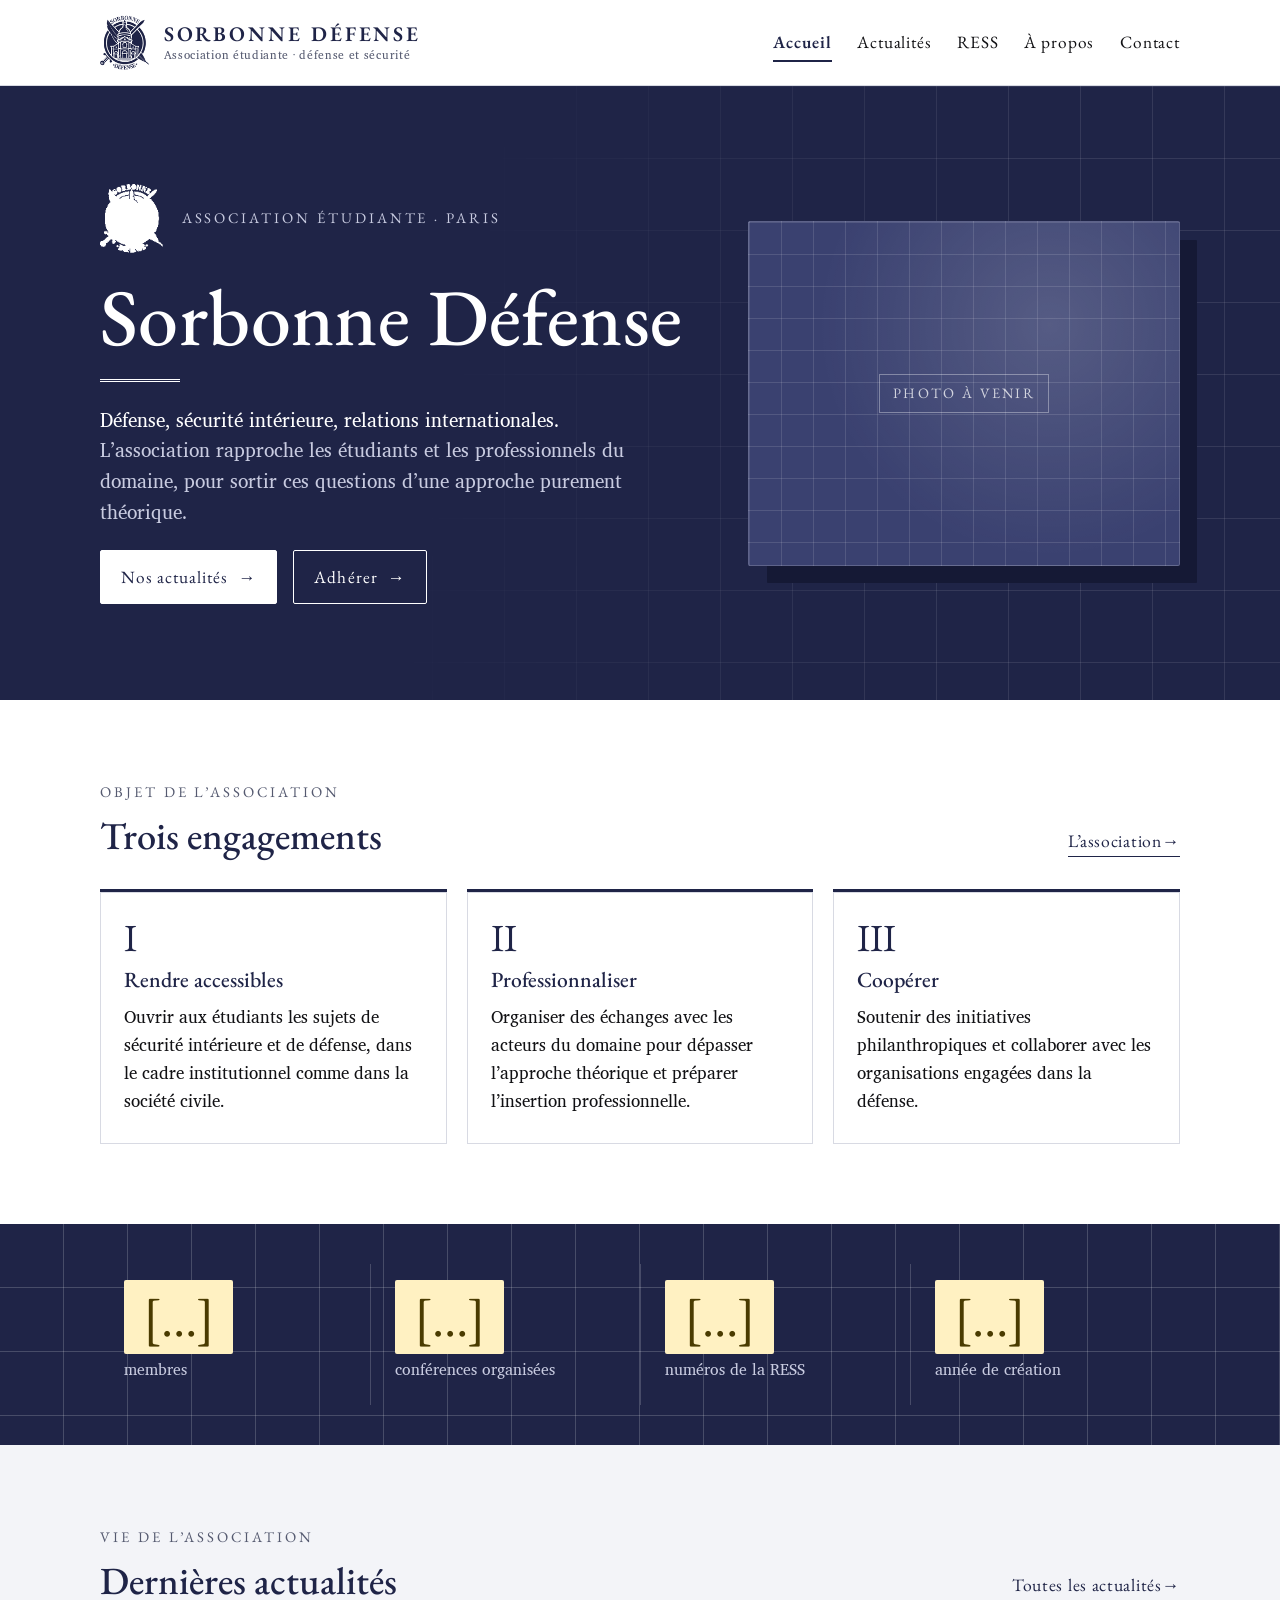
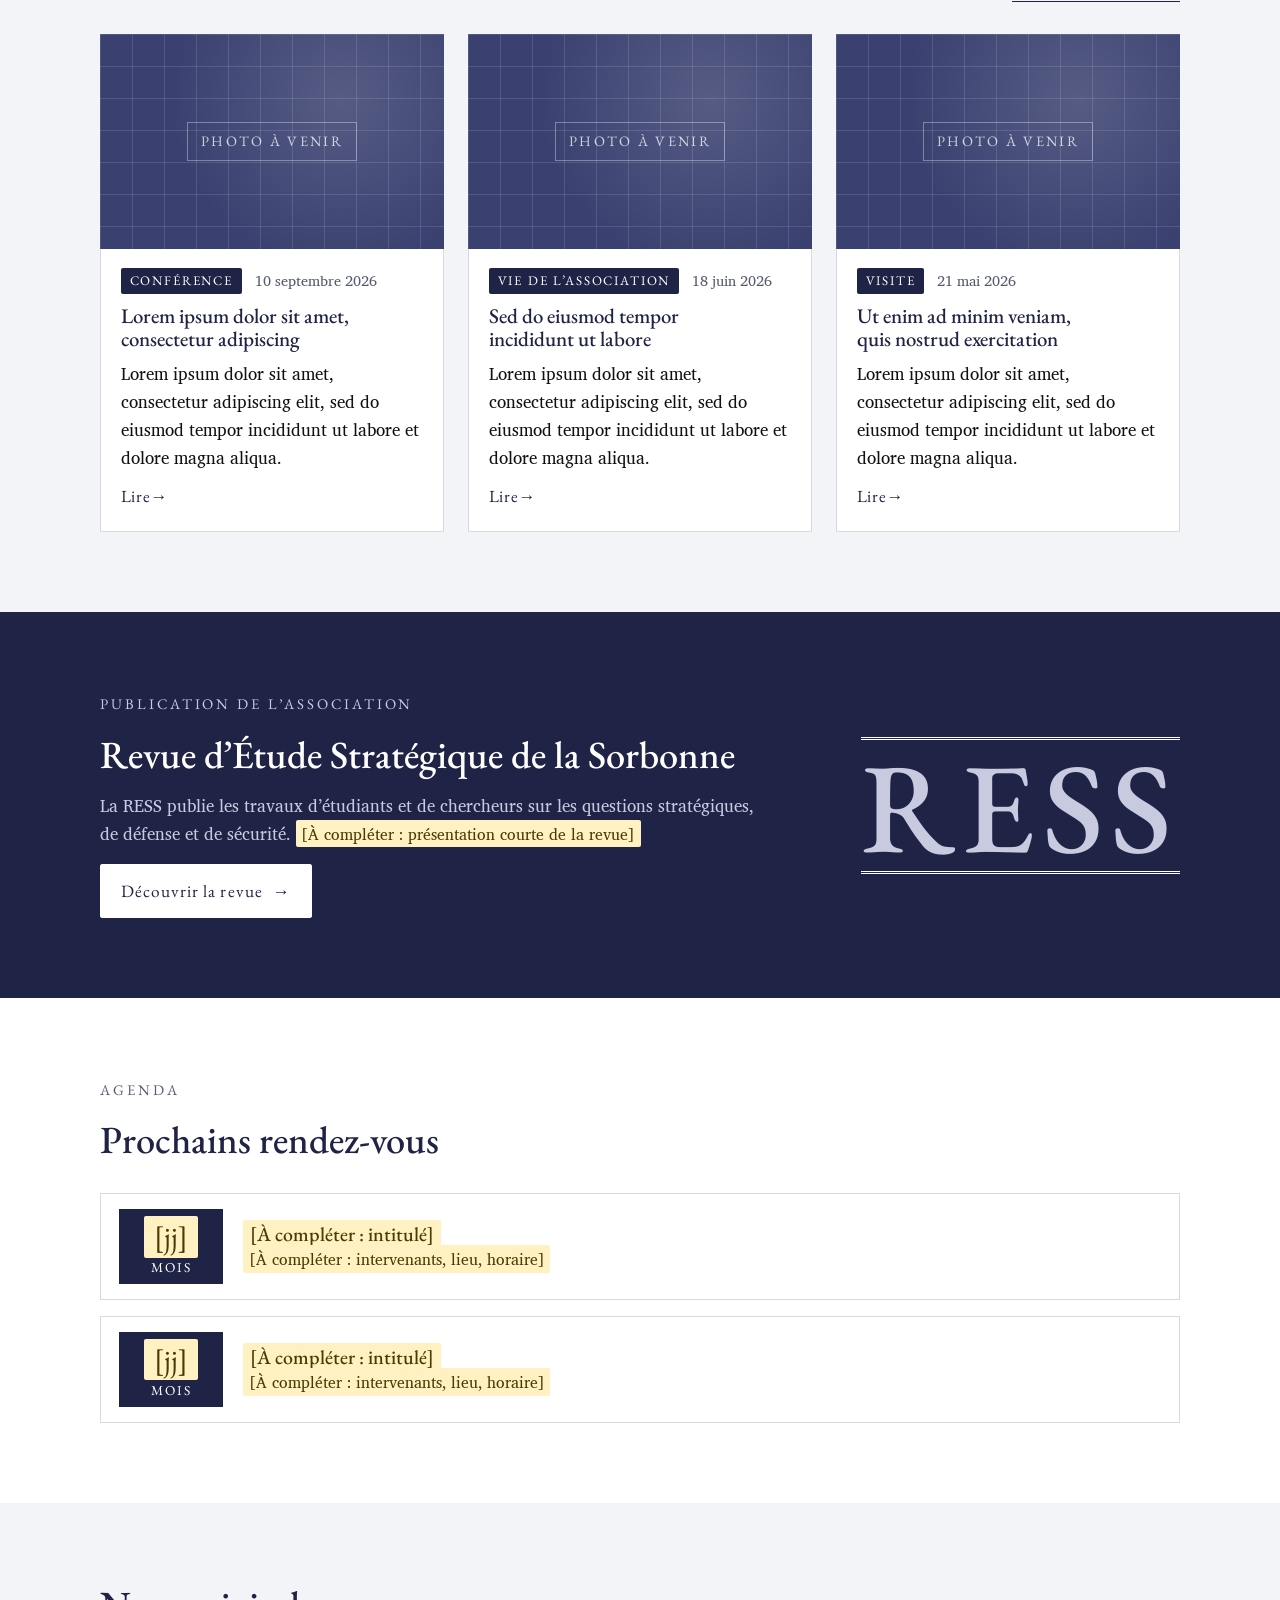
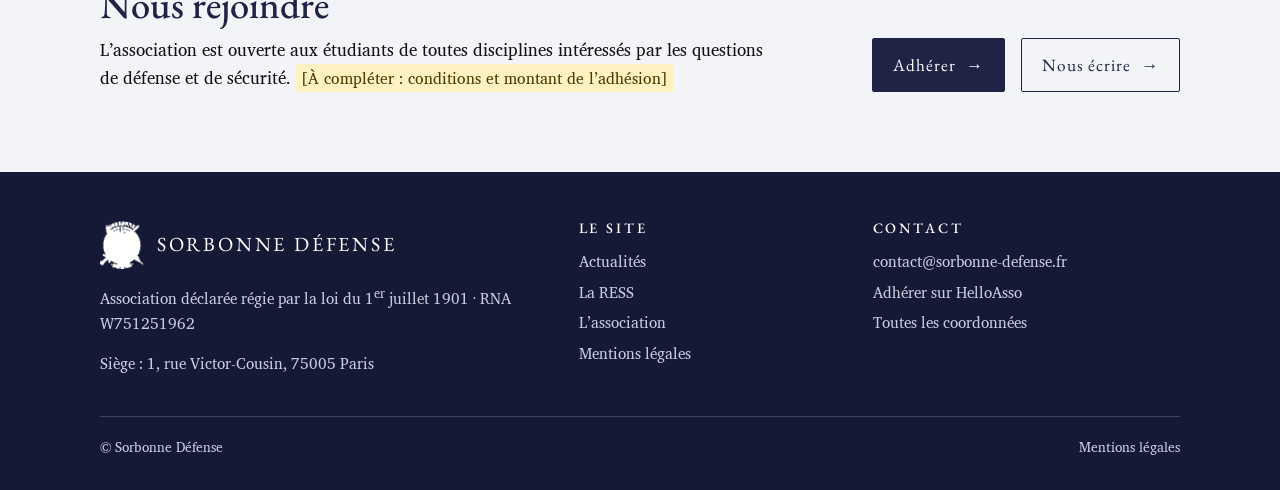
<file: index.html>
<!DOCTYPE html>
<html lang="fr">
<head>
<meta charset="utf-8">
<meta name="viewport" content="width=device-width, initial-scale=1, viewport-fit=cover">
<title>Sorbonne Défense</title>
<meta name="description" content="Sorbonne Défense, association étudiante consacrée à la défense, à la sécurité intérieure et aux relations internationales.">
<link rel="icon" type="image/png" href="assets/logo.png">
<link rel="stylesheet" href="assets/style.css">
</head>
<body>
<header class="entete">
  <div class="enveloppe">
    <a class="marque" href="index.html">
      <img src="assets/logo.png" alt="" width="93" height="105">
      <span>Sorbonne Défense<small>Association étudiante · défense et sécurité</small></span>
    </a>
    <button class="bouton-menu" type="button" aria-expanded="false" aria-controls="menu">Menu</button>
    <nav class="navigation" id="menu" aria-label="Navigation principale">
      <ul>
        <li><a href="index.html" aria-current="page">Accueil</a></li>
        <li><a href="actualites.html">Actualités</a></li>
        <li><a href="ress.html">RESS</a></li>
        <li><a href="a-propos.html">À propos</a></li>
        <li><a href="contact.html">Contact</a></li>
      </ul>
    </nav>
  </div>
</header>
<main id="contenu">

<section class="une bleu">
  <div class="enveloppe">
    <div class="texte">
      <p class="embleme"><img src="assets/logo.png" class="logo-blanc" alt="Logo de Sorbonne Défense" width="93" height="105"><span class="surtitre">Association étudiante · Paris</span></p>
      <h1>Sorbonne Défense</h1>
      <div class="filet-blanc"></div>
      <p class="chapeau"><strong>Défense, sécurité intérieure, relations internationales.</strong> L’association rapproche les étudiants et les professionnels du domaine, pour sortir ces questions d’une approche purement théorique.</p>
      <p class="actions"><a class="bouton" href="actualites.html">Nos actualités</a><a class="bouton bouton--contour" href="https://www.helloasso.com/associations/sorbonne-defense">Adhérer</a></p>
    </div>
    <div class="cadre" role="img" aria-label="Emplacement photo"><span class="legende-cadre">Photo à venir</span></div>
  </div>
</section>

<section class="section">
  <div class="enveloppe pile--large">
    <div class="tete-section revele">
      <div class="pile">
        <p class="surtitre">Objet de l’association</p>
        <h2>Trois engagements</h2>
      </div>
      <a class="lien-fleche" href="a-propos.html">L’association</a>
    </div>
    <div class="volets">
      <article class="volet revele">
        <p class="numero">I</p>
        <h3>Rendre accessibles</h3>
        <p>Ouvrir aux étudiants les sujets de sécurité intérieure et de défense, dans le cadre institutionnel comme dans la société civile.</p>
      </article>
      <article class="volet revele">
        <p class="numero">II</p>
        <h3>Professionnaliser</h3>
        <p>Organiser des échanges avec les acteurs du domaine pour dépasser l’approche théorique et préparer l’insertion professionnelle.</p>
      </article>
      <article class="volet revele">
        <p class="numero">III</p>
        <h3>Coopérer</h3>
        <p>Soutenir des initiatives philanthropiques et collaborer avec les organisations engagées dans la défense.</p>
      </article>
    </div>
  </div>
</section>

<section class="bleu graticule" aria-label="Chiffres clés">
  <div class="enveloppe">
    <div class="chiffres revele">
      <div class="chiffre"><p class="valeur"><mark class="a-completer">[…]</mark></p><p class="intitule">membres</p></div>
      <div class="chiffre"><p class="valeur"><mark class="a-completer">[…]</mark></p><p class="intitule">conférences organisées</p></div>
      <div class="chiffre"><p class="valeur"><mark class="a-completer">[…]</mark></p><p class="intitule">numéros de la RESS</p></div>
      <div class="chiffre"><p class="valeur"><mark class="a-completer">[…]</mark></p><p class="intitule">année de création</p></div>
    </div>
  </div>
</section>

<section class="section section--voile">
  <div class="enveloppe pile--large">
    <div class="tete-section revele">
      <div class="pile">
        <p class="surtitre">Vie de l’association</p>
        <h2>Dernières actualités</h2>
      </div>
      <a class="lien-fleche" href="actualites.html">Toutes les actualités</a>
    </div>
    <div class="cartes">
      <a class="carte revele" href="actualites.html#actu-conference-rentree">
        <div class="cadre" role="img" aria-label="Emplacement photo"><span class="legende-cadre">Photo à venir</span></div>
        <div class="corps">
          <p class="meta"><span class="categorie">Conférence</span><time datetime="2026-09-10">10 septembre 2026</time></p>
          <h3>Lorem ipsum dolor sit amet, consectetur adipiscing</h3>
          <p>Lorem ipsum dolor sit amet, consectetur adipiscing elit, sed do eiusmod tempor incididunt ut labore et dolore magna aliqua.</p>
          <p class="suite">Lire</p>
        </div>
      </a>
      <a class="carte revele" href="actualites.html#actu-assemblee-generale">
        <div class="cadre" role="img" aria-label="Emplacement photo"><span class="legende-cadre">Photo à venir</span></div>
        <div class="corps">
          <p class="meta"><span class="categorie">Vie de l’association</span><time datetime="2026-06-18">18 juin 2026</time></p>
          <h3>Sed do eiusmod tempor incididunt ut labore</h3>
          <p>Lorem ipsum dolor sit amet, consectetur adipiscing elit, sed do eiusmod tempor incididunt ut labore et dolore magna aliqua.</p>
          <p class="suite">Lire</p>
        </div>
      </a>
      <a class="carte revele" href="actualites.html#actu-visite-site">
        <div class="cadre" role="img" aria-label="Emplacement photo"><span class="legende-cadre">Photo à venir</span></div>
        <div class="corps">
          <p class="meta"><span class="categorie">Visite</span><time datetime="2026-05-21">21 mai 2026</time></p>
          <h3>Ut enim ad minim veniam, quis nostrud exercitation</h3>
          <p>Lorem ipsum dolor sit amet, consectetur adipiscing elit, sed do eiusmod tempor incididunt ut labore et dolore magna aliqua.</p>
          <p class="suite">Lire</p>
        </div>
      </a>
    </div>
  </div>
</section>

<section class="encart bleu section">
  <div class="enveloppe">
    <div class="pile revele">
      <p class="surtitre">Publication de l’association</p>
      <h2>Revue d’Étude Stratégique de la Sorbonne</h2>
      <p>La RESS publie les travaux d’étudiants et de chercheurs sur les questions stratégiques, de défense et de sécurité. <mark class="a-completer">[À compléter : présentation courte de la revue]</mark></p>
      <p class="actions"><a class="bouton" href="ress.html">Découvrir la revue</a></p>
    </div>
    <p class="sigle revele" aria-hidden="true">RESS</p>
  </div>
</section>

<section class="section">
  <div class="enveloppe pile--large">
    <div class="pile revele">
      <p class="surtitre">Agenda</p>
      <h2>Prochains rendez-vous</h2>
    </div>
    <ol class="agenda">
      <li class="revele"><p class="date"><span class="jour"><mark class="a-completer">[jj]</mark></span><span class="mois">mois</span></p><div><h3><mark class="a-completer">[À compléter : intitulé]</mark></h3><p><mark class="a-completer">[À compléter : intervenants, lieu, horaire]</mark></p></div></li>
      <li class="revele"><p class="date"><span class="jour"><mark class="a-completer">[jj]</mark></span><span class="mois">mois</span></p><div><h3><mark class="a-completer">[À compléter : intitulé]</mark></h3><p><mark class="a-completer">[À compléter : intervenants, lieu, horaire]</mark></p></div></li>
    </ol>
  </div>
</section>

<section class="section section--voile">
  <div class="enveloppe tete-section revele">
    <div class="pile colonne">
      <h2>Nous rejoindre</h2>
      <p>L’association est ouverte aux étudiants de toutes disciplines intéressés par les questions de défense et de sécurité. <mark class="a-completer">[À compléter : conditions et montant de l’adhésion]</mark></p>
    </div>
    <p class="actions"><a class="bouton" href="https://www.helloasso.com/associations/sorbonne-defense">Adhérer</a><a class="bouton bouton--contour" href="contact.html">Nous écrire</a></p>
  </div>
</section>

</main>
<footer class="pied">
  <div class="enveloppe">
    <div class="grille">
      <div class="identite">
        <p class="nom"><img src="assets/logo.png" class="logo-blanc" alt="" width="93" height="105">Sorbonne Défense</p>
        <p>Association déclarée régie par la loi du 1<sup>er</sup> juillet 1901 · RNA W751251962</p>
        <p>Siège : 1, rue Victor-Cousin, 75005 Paris</p>
      </div>
      <nav aria-label="Plan du site">
        <h2>Le site</h2>
        <ul>
          <li><a href="actualites.html">Actualités</a></li>
          <li><a href="ress.html">La RESS</a></li>
          <li><a href="a-propos.html">L’association</a></li>
          <li><a href="mentions-legales.html">Mentions légales</a></li>
        </ul>
      </nav>
      <div>
        <h2>Contact</h2>
        <ul>
          <li><a href="mailto:contact@sorbonne-defense.fr">contact@sorbonne-defense.fr</a></li>
          <li><a href="https://www.helloasso.com/associations/sorbonne-defense">Adhérer sur HelloAsso</a></li>
          <li><a href="contact.html">Toutes les coordonnées</a></li>
        </ul>
      </div>
    </div>
    <div class="bas">
      <p>© Sorbonne Défense</p>
      <p><a href="mentions-legales.html">Mentions légales</a></p>
    </div>
  </div>
</footer>
<script src="assets/site.js"></script>
</body>
</html>
</file>
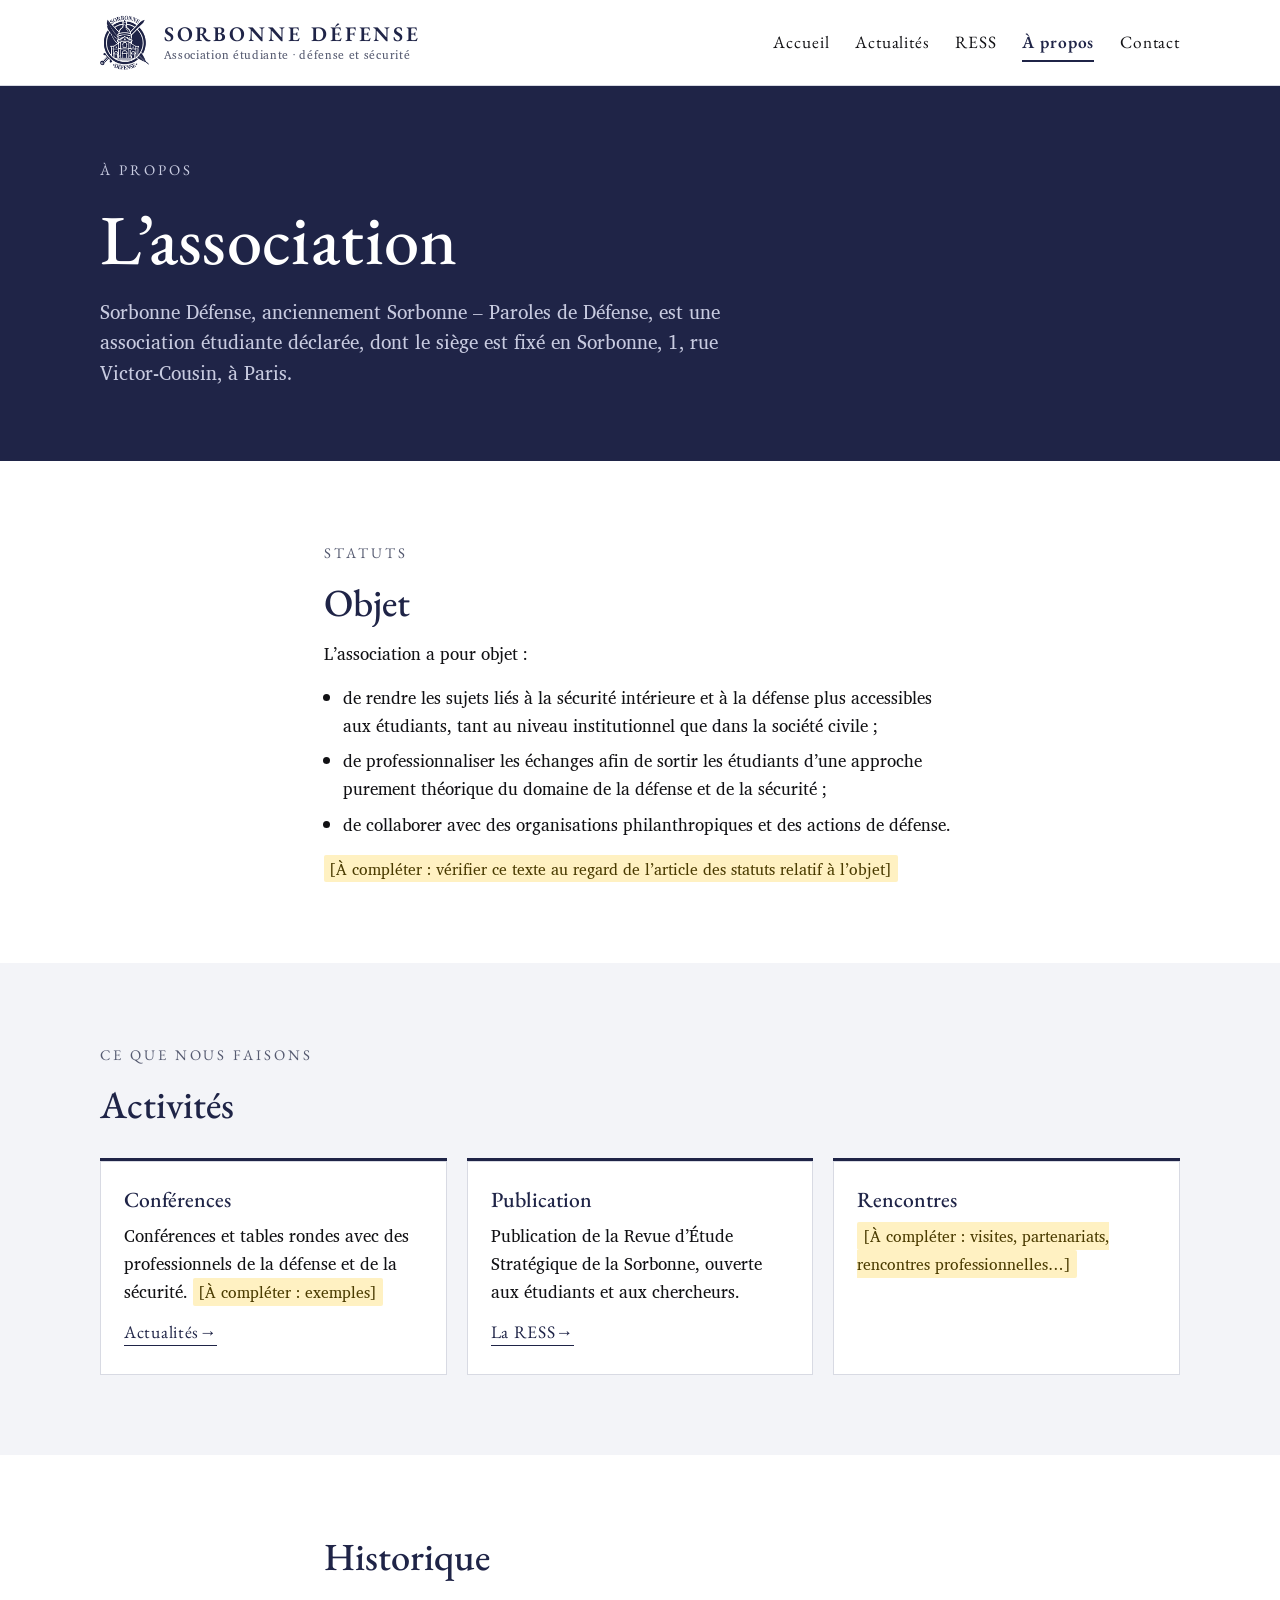
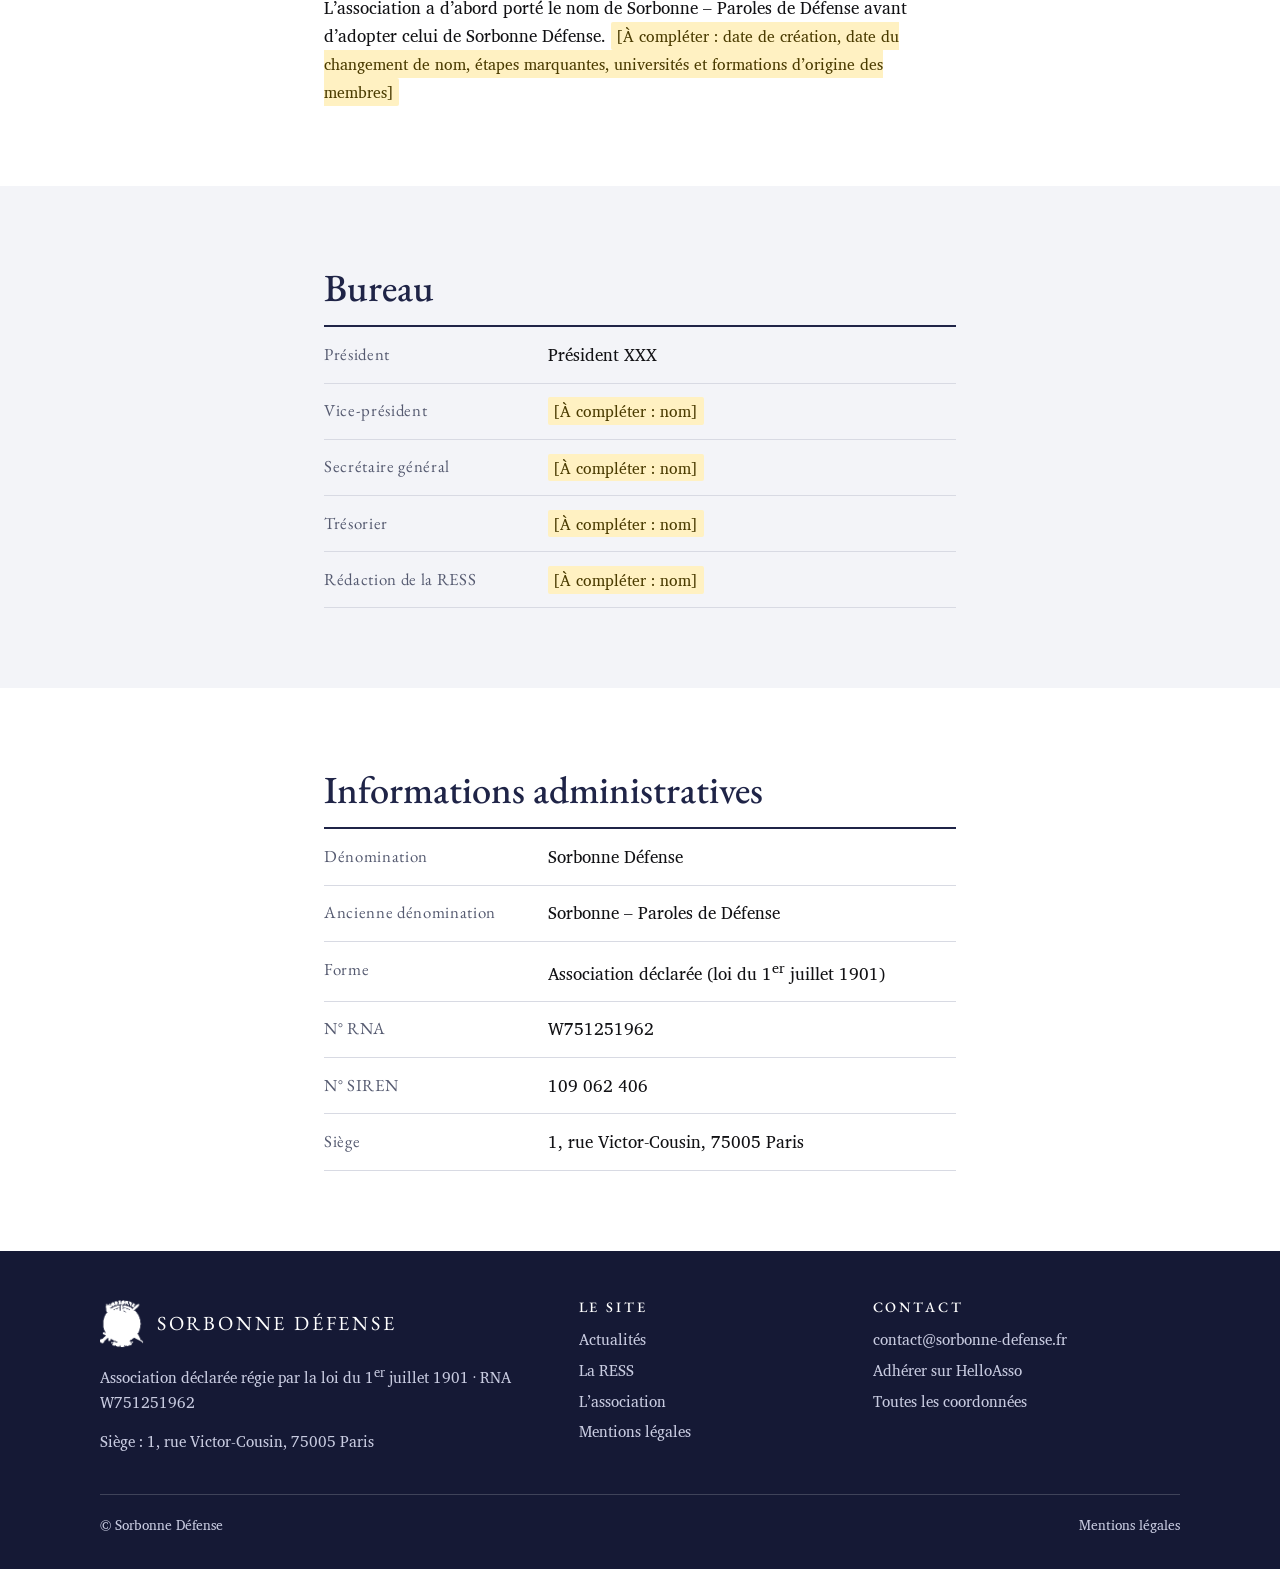
<file: a-propos.html>
<!DOCTYPE html>
<html lang="fr">
<head>
<meta charset="utf-8">
<meta name="viewport" content="width=device-width, initial-scale=1, viewport-fit=cover">
<title>À propos — Sorbonne Défense</title>
<meta name="description" content="L’association Sorbonne Défense : objet, activités, bureau et informations administratives.">
<link rel="icon" type="image/png" href="assets/logo.png">
<link rel="stylesheet" href="assets/style.css">
</head>
<body>
<header class="entete">
  <div class="enveloppe">
    <a class="marque" href="index.html">
      <img src="assets/logo.png" alt="" width="93" height="105">
      <span>Sorbonne Défense<small>Association étudiante · défense et sécurité</small></span>
    </a>
    <button class="bouton-menu" type="button" aria-expanded="false" aria-controls="menu">Menu</button>
    <nav class="navigation" id="menu" aria-label="Navigation principale">
      <ul>
        <li><a href="index.html">Accueil</a></li>
        <li><a href="actualites.html">Actualités</a></li>
        <li><a href="ress.html">RESS</a></li>
        <li><a href="a-propos.html" aria-current="page">À propos</a></li>
        <li><a href="contact.html">Contact</a></li>
      </ul>
    </nav>
  </div>
</header>
<main id="contenu">

<section class="ouverture bleu">
  <div class="enveloppe">
    <p class="surtitre">À propos</p>
    <h1>L’association</h1>
    <p class="chapeau">Sorbonne Défense, anciennement Sorbonne – Paroles de Défense, est une association étudiante déclarée, dont le siège est fixé en Sorbonne, 1, rue Victor-Cousin, à Paris.</p>
  </div>
</section>

<section class="section">
  <div class="enveloppe colonne pile revele">
    <p class="surtitre">Statuts</p>
    <h2>Objet</h2>
    <p>L’association a pour objet :</p>
    <ul class="liste">
      <li>de rendre les sujets liés à la sécurité intérieure et à la défense plus accessibles aux étudiants, tant au niveau institutionnel que dans la société civile ;</li>
      <li>de professionnaliser les échanges afin de sortir les étudiants d’une approche purement théorique du domaine de la défense et de la sécurité ;</li>
      <li>de collaborer avec des organisations philanthropiques et des actions de défense.</li>
    </ul>
    <p><mark class="a-completer">[À compléter : vérifier ce texte au regard de l’article des statuts relatif à l’objet]</mark></p>
  </div>
</section>

<section class="section section--voile">
  <div class="enveloppe pile--large">
    <div class="pile revele"><p class="surtitre">Ce que nous faisons</p><h2>Activités</h2></div>
    <div class="volets">
      <article class="volet revele"><h3>Conférences</h3><p>Conférences et tables rondes avec des professionnels de la défense et de la sécurité. <mark class="a-completer">[À compléter : exemples]</mark></p><p><a class="lien-fleche" href="actualites.html">Actualités</a></p></article>
      <article class="volet revele"><h3>Publication</h3><p>Publication de la Revue d’Étude Stratégique de la Sorbonne, ouverte aux étudiants et aux chercheurs.</p><p><a class="lien-fleche" href="ress.html">La RESS</a></p></article>
      <article class="volet revele"><h3>Rencontres</h3><p><mark class="a-completer">[À compléter : visites, partenariats, rencontres professionnelles…]</mark></p></article>
    </div>
  </div>
</section>

<section class="section">
  <div class="enveloppe colonne pile revele">
    <h2>Historique</h2>
    <p>L’association a d’abord porté le nom de Sorbonne – Paroles de Défense avant d’adopter celui de Sorbonne Défense. <mark class="a-completer">[À compléter : date de création, date du changement de nom, étapes marquantes, universités et formations d’origine des membres]</mark></p>
  </div>
</section>

<section class="section section--voile">
  <div class="enveloppe colonne pile revele">
    <h2>Bureau</h2>
    <dl class="fiche">
      <dt>Président</dt><dd>Président XXX</dd>
      <dt>Vice-président</dt><dd><mark class="a-completer">[À compléter : nom]</mark></dd>
      <dt>Secrétaire général</dt><dd><mark class="a-completer">[À compléter : nom]</mark></dd>
      <dt>Trésorier</dt><dd><mark class="a-completer">[À compléter : nom]</mark></dd>
      <dt>Rédaction de la RESS</dt><dd><mark class="a-completer">[À compléter : nom]</mark></dd>
    </dl>
  </div>
</section>

<section class="section">
  <div class="enveloppe colonne pile revele">
    <h2>Informations administratives</h2>
    <dl class="fiche">
      <dt>Dénomination</dt><dd>Sorbonne Défense</dd>
      <dt>Ancienne dénomination</dt><dd>Sorbonne – Paroles de Défense</dd>
      <dt>Forme</dt><dd>Association déclarée (loi du 1<sup>er</sup> juillet 1901)</dd>
      <dt>N° RNA</dt><dd>W751251962</dd>
      <dt>N° SIREN</dt><dd>109 062 406</dd>
      <dt>Siège</dt><dd>1, rue Victor-Cousin, 75005 Paris</dd>
    </dl>
  </div>
</section>

</main>
<footer class="pied">
  <div class="enveloppe">
    <div class="grille">
      <div class="identite">
        <p class="nom"><img src="assets/logo.png" class="logo-blanc" alt="" width="93" height="105">Sorbonne Défense</p>
        <p>Association déclarée régie par la loi du 1<sup>er</sup> juillet 1901 · RNA W751251962</p>
        <p>Siège : 1, rue Victor-Cousin, 75005 Paris</p>
      </div>
      <nav aria-label="Plan du site">
        <h2>Le site</h2>
        <ul>
          <li><a href="actualites.html">Actualités</a></li>
          <li><a href="ress.html">La RESS</a></li>
          <li><a href="a-propos.html">L’association</a></li>
          <li><a href="mentions-legales.html">Mentions légales</a></li>
        </ul>
      </nav>
      <div>
        <h2>Contact</h2>
        <ul>
          <li><a href="mailto:contact@sorbonne-defense.fr">contact@sorbonne-defense.fr</a></li>
          <li><a href="https://www.helloasso.com/associations/sorbonne-defense">Adhérer sur HelloAsso</a></li>
          <li><a href="contact.html">Toutes les coordonnées</a></li>
        </ul>
      </div>
    </div>
    <div class="bas">
      <p>© Sorbonne Défense</p>
      <p><a href="mentions-legales.html">Mentions légales</a></p>
    </div>
  </div>
</footer>
<script src="assets/site.js"></script>
</body>
</html>
</file>
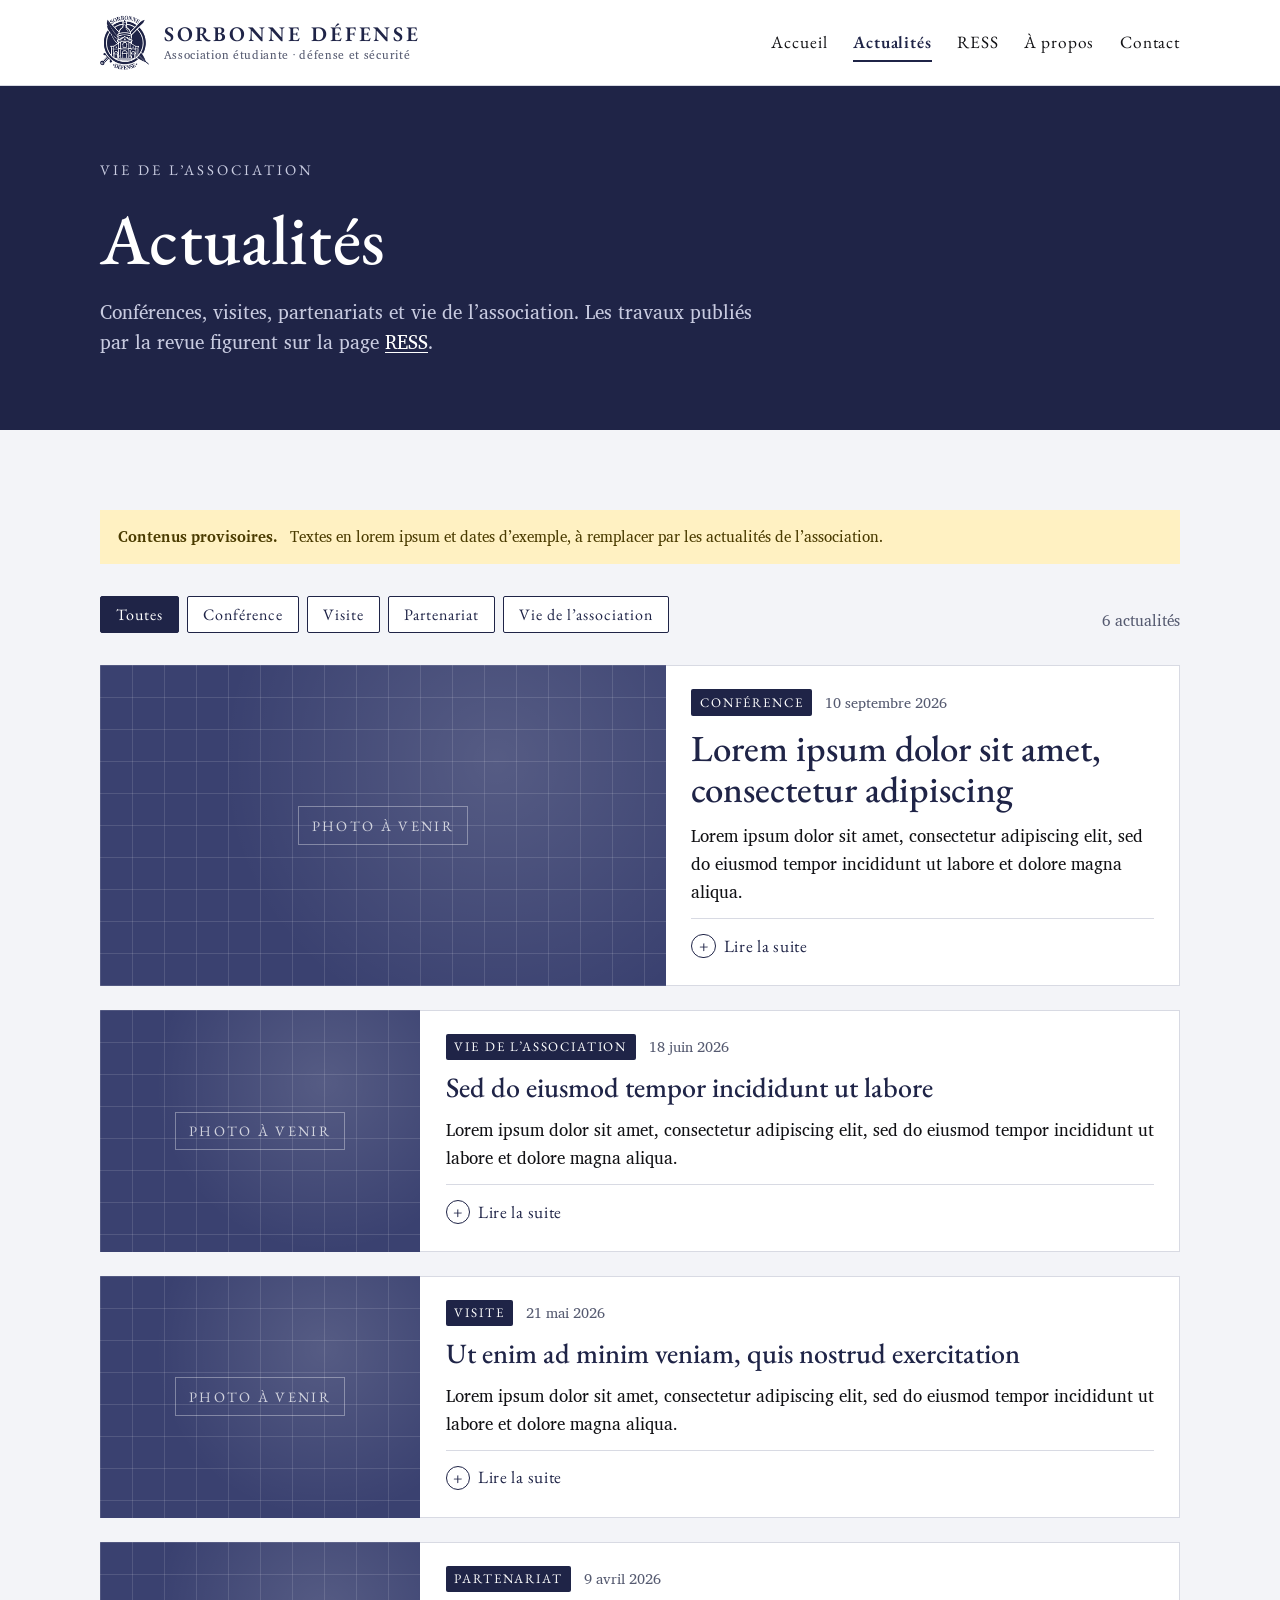
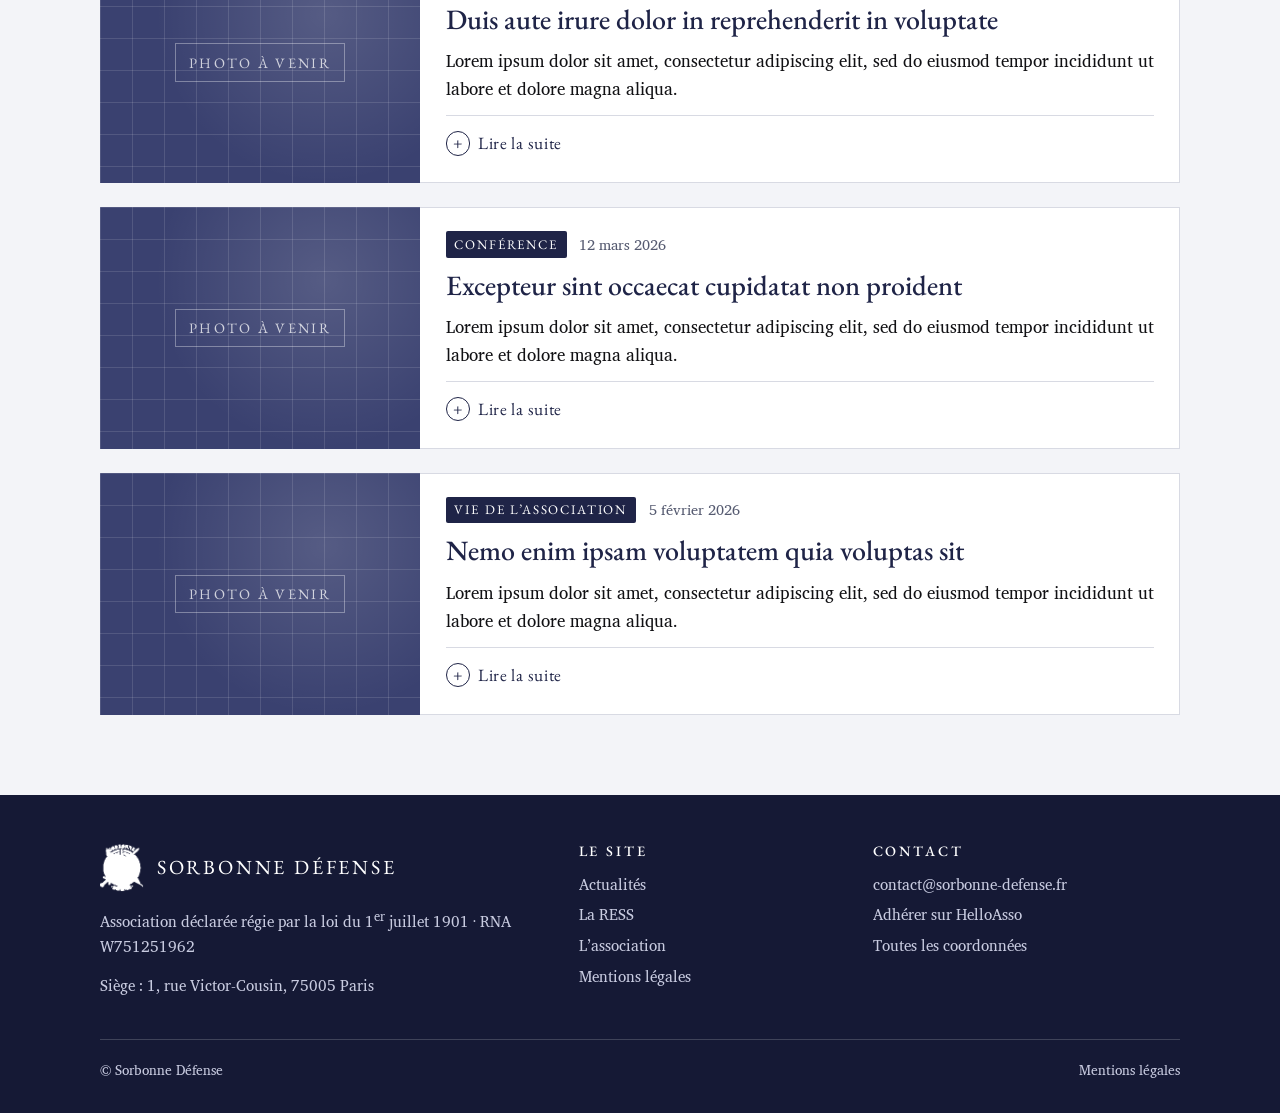
<file: actualites.html>
<!DOCTYPE html>
<html lang="fr">
<head>
<meta charset="utf-8">
<meta name="viewport" content="width=device-width, initial-scale=1, viewport-fit=cover">
<title>Actualités — Sorbonne Défense</title>
<meta name="description" content="Actualités de l’association Sorbonne Défense : conférences, visites, partenariats et vie de l’association.">
<link rel="icon" type="image/png" href="assets/logo.png">
<link rel="stylesheet" href="assets/style.css">
</head>
<body>
<header class="entete">
  <div class="enveloppe">
    <a class="marque" href="index.html">
      <img src="assets/logo.png" alt="" width="93" height="105">
      <span>Sorbonne Défense<small>Association étudiante · défense et sécurité</small></span>
    </a>
    <button class="bouton-menu" type="button" aria-expanded="false" aria-controls="menu">Menu</button>
    <nav class="navigation" id="menu" aria-label="Navigation principale">
      <ul>
        <li><a href="index.html">Accueil</a></li>
        <li><a href="actualites.html" aria-current="page">Actualités</a></li>
        <li><a href="ress.html">RESS</a></li>
        <li><a href="a-propos.html">À propos</a></li>
        <li><a href="contact.html">Contact</a></li>
      </ul>
    </nav>
  </div>
</header>
<main id="contenu">

<section class="ouverture bleu">
  <div class="enveloppe">
    <p class="surtitre">Vie de l’association</p>
    <h1>Actualités</h1>
    <p class="chapeau">Conférences, visites, partenariats et vie de l’association. Les travaux publiés par la revue figurent sur la page <a href="ress.html">RESS</a>.</p>
  </div>
</section>

<section class="section section--voile">
  <div class="enveloppe pile--large">
    <p class="avertissement"><strong>Contenus provisoires.</strong> Textes en lorem ipsum et dates d’exemple, à remplacer par les actualités de l’association.</p>
    <div class="tete-section">
      <div class="filtres" role="group" aria-label="Filtrer par catégorie">
      <button class="filtre" type="button" data-filtre="toutes" aria-pressed="true">Toutes</button>
      <button class="filtre" type="button" data-filtre="conference" aria-pressed="false">Conférence</button>
      <button class="filtre" type="button" data-filtre="visite" aria-pressed="false">Visite</button>
      <button class="filtre" type="button" data-filtre="partenariat" aria-pressed="false">Partenariat</button>
      <button class="filtre" type="button" data-filtre="vie" aria-pressed="false">Vie de l’association</button>
      </div>
      <p class="compte" aria-live="polite">6 actualités</p>
    </div>
    <div class="fil">
    <article class="actu revele actu--une" id="actu-conference-rentree" data-categorie="conference">
      <div class="cadre" role="img" aria-label="Emplacement photo"><span class="legende-cadre">Photo à venir</span></div>
      <div class="corps">
        <p class="meta"><span class="categorie">Conférence</span><time datetime="2026-09-10">10 septembre 2026</time></p>
        <h2>Lorem ipsum dolor sit amet, consectetur adipiscing</h2>
        <p>Lorem ipsum dolor sit amet, consectetur adipiscing elit, sed do eiusmod tempor incididunt ut labore et dolore magna aliqua.</p>
        <details>
          <summary><span class="ouvrir">Lire la suite</span><span class="fermer">Refermer</span></summary>
          <div class="texte-complet">
            <p>Lorem ipsum dolor sit amet, consectetur adipiscing elit. Integer nec odio. Praesent libero. Sed cursus ante dapibus diam. Sed nisi. Nulla quis sem at nibh elementum imperdiet. Duis sagittis ipsum. Praesent mauris. Fusce nec tellus sed augue semper porta.</p>
            <p>Mauris massa. Vestibulum lacinia arcu eget nulla. Class aptent taciti sociosqu ad litora torquent per conubia nostra, per inceptos himenaeos. Curabitur sodales ligula in libero. Sed dignissim lacinia nunc. Curabitur tortor. Pellentesque nibh. Aenean quam.</p>
            <p>In scelerisque sem at dolor. Maecenas mattis. Sed convallis tristique sem. Proin ut ligula vel nunc egestas porttitor. Morbi lectus risus, iaculis vel, suscipit quis, luctus non, massa. Fusce ac turpis quis ligula lacinia aliquet.</p>
          </div>
        </details>
      </div>
    </article>
    <article class="actu revele" id="actu-assemblee-generale" data-categorie="vie">
      <div class="cadre" role="img" aria-label="Emplacement photo"><span class="legende-cadre">Photo à venir</span></div>
      <div class="corps">
        <p class="meta"><span class="categorie">Vie de l’association</span><time datetime="2026-06-18">18 juin 2026</time></p>
        <h2>Sed do eiusmod tempor incididunt ut labore</h2>
        <p>Lorem ipsum dolor sit amet, consectetur adipiscing elit, sed do eiusmod tempor incididunt ut labore et dolore magna aliqua.</p>
        <details>
          <summary><span class="ouvrir">Lire la suite</span><span class="fermer">Refermer</span></summary>
          <div class="texte-complet">
            <p>Lorem ipsum dolor sit amet, consectetur adipiscing elit. Integer nec odio. Praesent libero. Sed cursus ante dapibus diam. Sed nisi. Nulla quis sem at nibh elementum imperdiet. Duis sagittis ipsum. Praesent mauris. Fusce nec tellus sed augue semper porta.</p>
            <p>Mauris massa. Vestibulum lacinia arcu eget nulla. Class aptent taciti sociosqu ad litora torquent per conubia nostra, per inceptos himenaeos. Curabitur sodales ligula in libero. Sed dignissim lacinia nunc. Curabitur tortor. Pellentesque nibh. Aenean quam.</p>
            <p>In scelerisque sem at dolor. Maecenas mattis. Sed convallis tristique sem. Proin ut ligula vel nunc egestas porttitor. Morbi lectus risus, iaculis vel, suscipit quis, luctus non, massa. Fusce ac turpis quis ligula lacinia aliquet.</p>
          </div>
        </details>
      </div>
    </article>
    <article class="actu revele" id="actu-visite-site" data-categorie="visite">
      <div class="cadre" role="img" aria-label="Emplacement photo"><span class="legende-cadre">Photo à venir</span></div>
      <div class="corps">
        <p class="meta"><span class="categorie">Visite</span><time datetime="2026-05-21">21 mai 2026</time></p>
        <h2>Ut enim ad minim veniam, quis nostrud exercitation</h2>
        <p>Lorem ipsum dolor sit amet, consectetur adipiscing elit, sed do eiusmod tempor incididunt ut labore et dolore magna aliqua.</p>
        <details>
          <summary><span class="ouvrir">Lire la suite</span><span class="fermer">Refermer</span></summary>
          <div class="texte-complet">
            <p>Lorem ipsum dolor sit amet, consectetur adipiscing elit. Integer nec odio. Praesent libero. Sed cursus ante dapibus diam. Sed nisi. Nulla quis sem at nibh elementum imperdiet. Duis sagittis ipsum. Praesent mauris. Fusce nec tellus sed augue semper porta.</p>
            <p>Mauris massa. Vestibulum lacinia arcu eget nulla. Class aptent taciti sociosqu ad litora torquent per conubia nostra, per inceptos himenaeos. Curabitur sodales ligula in libero. Sed dignissim lacinia nunc. Curabitur tortor. Pellentesque nibh. Aenean quam.</p>
            <p>In scelerisque sem at dolor. Maecenas mattis. Sed convallis tristique sem. Proin ut ligula vel nunc egestas porttitor. Morbi lectus risus, iaculis vel, suscipit quis, luctus non, massa. Fusce ac turpis quis ligula lacinia aliquet.</p>
          </div>
        </details>
      </div>
    </article>
    <article class="actu revele" id="actu-partenariat" data-categorie="partenariat">
      <div class="cadre" role="img" aria-label="Emplacement photo"><span class="legende-cadre">Photo à venir</span></div>
      <div class="corps">
        <p class="meta"><span class="categorie">Partenariat</span><time datetime="2026-04-09">9 avril 2026</time></p>
        <h2>Duis aute irure dolor in reprehenderit in voluptate</h2>
        <p>Lorem ipsum dolor sit amet, consectetur adipiscing elit, sed do eiusmod tempor incididunt ut labore et dolore magna aliqua.</p>
        <details>
          <summary><span class="ouvrir">Lire la suite</span><span class="fermer">Refermer</span></summary>
          <div class="texte-complet">
            <p>Lorem ipsum dolor sit amet, consectetur adipiscing elit. Integer nec odio. Praesent libero. Sed cursus ante dapibus diam. Sed nisi. Nulla quis sem at nibh elementum imperdiet. Duis sagittis ipsum. Praesent mauris. Fusce nec tellus sed augue semper porta.</p>
            <p>Mauris massa. Vestibulum lacinia arcu eget nulla. Class aptent taciti sociosqu ad litora torquent per conubia nostra, per inceptos himenaeos. Curabitur sodales ligula in libero. Sed dignissim lacinia nunc. Curabitur tortor. Pellentesque nibh. Aenean quam.</p>
            <p>In scelerisque sem at dolor. Maecenas mattis. Sed convallis tristique sem. Proin ut ligula vel nunc egestas porttitor. Morbi lectus risus, iaculis vel, suscipit quis, luctus non, massa. Fusce ac turpis quis ligula lacinia aliquet.</p>
          </div>
        </details>
      </div>
    </article>
    <article class="actu revele" id="actu-table-ronde" data-categorie="conference">
      <div class="cadre" role="img" aria-label="Emplacement photo"><span class="legende-cadre">Photo à venir</span></div>
      <div class="corps">
        <p class="meta"><span class="categorie">Conférence</span><time datetime="2026-03-12">12 mars 2026</time></p>
        <h2>Excepteur sint occaecat cupidatat non proident</h2>
        <p>Lorem ipsum dolor sit amet, consectetur adipiscing elit, sed do eiusmod tempor incididunt ut labore et dolore magna aliqua.</p>
        <details>
          <summary><span class="ouvrir">Lire la suite</span><span class="fermer">Refermer</span></summary>
          <div class="texte-complet">
            <p>Lorem ipsum dolor sit amet, consectetur adipiscing elit. Integer nec odio. Praesent libero. Sed cursus ante dapibus diam. Sed nisi. Nulla quis sem at nibh elementum imperdiet. Duis sagittis ipsum. Praesent mauris. Fusce nec tellus sed augue semper porta.</p>
            <p>Mauris massa. Vestibulum lacinia arcu eget nulla. Class aptent taciti sociosqu ad litora torquent per conubia nostra, per inceptos himenaeos. Curabitur sodales ligula in libero. Sed dignissim lacinia nunc. Curabitur tortor. Pellentesque nibh. Aenean quam.</p>
            <p>In scelerisque sem at dolor. Maecenas mattis. Sed convallis tristique sem. Proin ut ligula vel nunc egestas porttitor. Morbi lectus risus, iaculis vel, suscipit quis, luctus non, massa. Fusce ac turpis quis ligula lacinia aliquet.</p>
          </div>
        </details>
      </div>
    </article>
    <article class="actu revele" id="actu-nouveau-bureau" data-categorie="vie">
      <div class="cadre" role="img" aria-label="Emplacement photo"><span class="legende-cadre">Photo à venir</span></div>
      <div class="corps">
        <p class="meta"><span class="categorie">Vie de l’association</span><time datetime="2026-02-05">5 février 2026</time></p>
        <h2>Nemo enim ipsam voluptatem quia voluptas sit</h2>
        <p>Lorem ipsum dolor sit amet, consectetur adipiscing elit, sed do eiusmod tempor incididunt ut labore et dolore magna aliqua.</p>
        <details>
          <summary><span class="ouvrir">Lire la suite</span><span class="fermer">Refermer</span></summary>
          <div class="texte-complet">
            <p>Lorem ipsum dolor sit amet, consectetur adipiscing elit. Integer nec odio. Praesent libero. Sed cursus ante dapibus diam. Sed nisi. Nulla quis sem at nibh elementum imperdiet. Duis sagittis ipsum. Praesent mauris. Fusce nec tellus sed augue semper porta.</p>
            <p>Mauris massa. Vestibulum lacinia arcu eget nulla. Class aptent taciti sociosqu ad litora torquent per conubia nostra, per inceptos himenaeos. Curabitur sodales ligula in libero. Sed dignissim lacinia nunc. Curabitur tortor. Pellentesque nibh. Aenean quam.</p>
            <p>In scelerisque sem at dolor. Maecenas mattis. Sed convallis tristique sem. Proin ut ligula vel nunc egestas porttitor. Morbi lectus risus, iaculis vel, suscipit quis, luctus non, massa. Fusce ac turpis quis ligula lacinia aliquet.</p>
          </div>
        </details>
      </div>
    </article>
    </div>
  </div>
</section>

</main>
<footer class="pied">
  <div class="enveloppe">
    <div class="grille">
      <div class="identite">
        <p class="nom"><img src="assets/logo.png" class="logo-blanc" alt="" width="93" height="105">Sorbonne Défense</p>
        <p>Association déclarée régie par la loi du 1<sup>er</sup> juillet 1901 · RNA W751251962</p>
        <p>Siège : 1, rue Victor-Cousin, 75005 Paris</p>
      </div>
      <nav aria-label="Plan du site">
        <h2>Le site</h2>
        <ul>
          <li><a href="actualites.html">Actualités</a></li>
          <li><a href="ress.html">La RESS</a></li>
          <li><a href="a-propos.html">L’association</a></li>
          <li><a href="mentions-legales.html">Mentions légales</a></li>
        </ul>
      </nav>
      <div>
        <h2>Contact</h2>
        <ul>
          <li><a href="mailto:contact@sorbonne-defense.fr">contact@sorbonne-defense.fr</a></li>
          <li><a href="https://www.helloasso.com/associations/sorbonne-defense">Adhérer sur HelloAsso</a></li>
          <li><a href="contact.html">Toutes les coordonnées</a></li>
        </ul>
      </div>
    </div>
    <div class="bas">
      <p>© Sorbonne Défense</p>
      <p><a href="mentions-legales.html">Mentions légales</a></p>
    </div>
  </div>
</footer>
<script src="assets/site.js"></script>
</body>
</html>
</file>
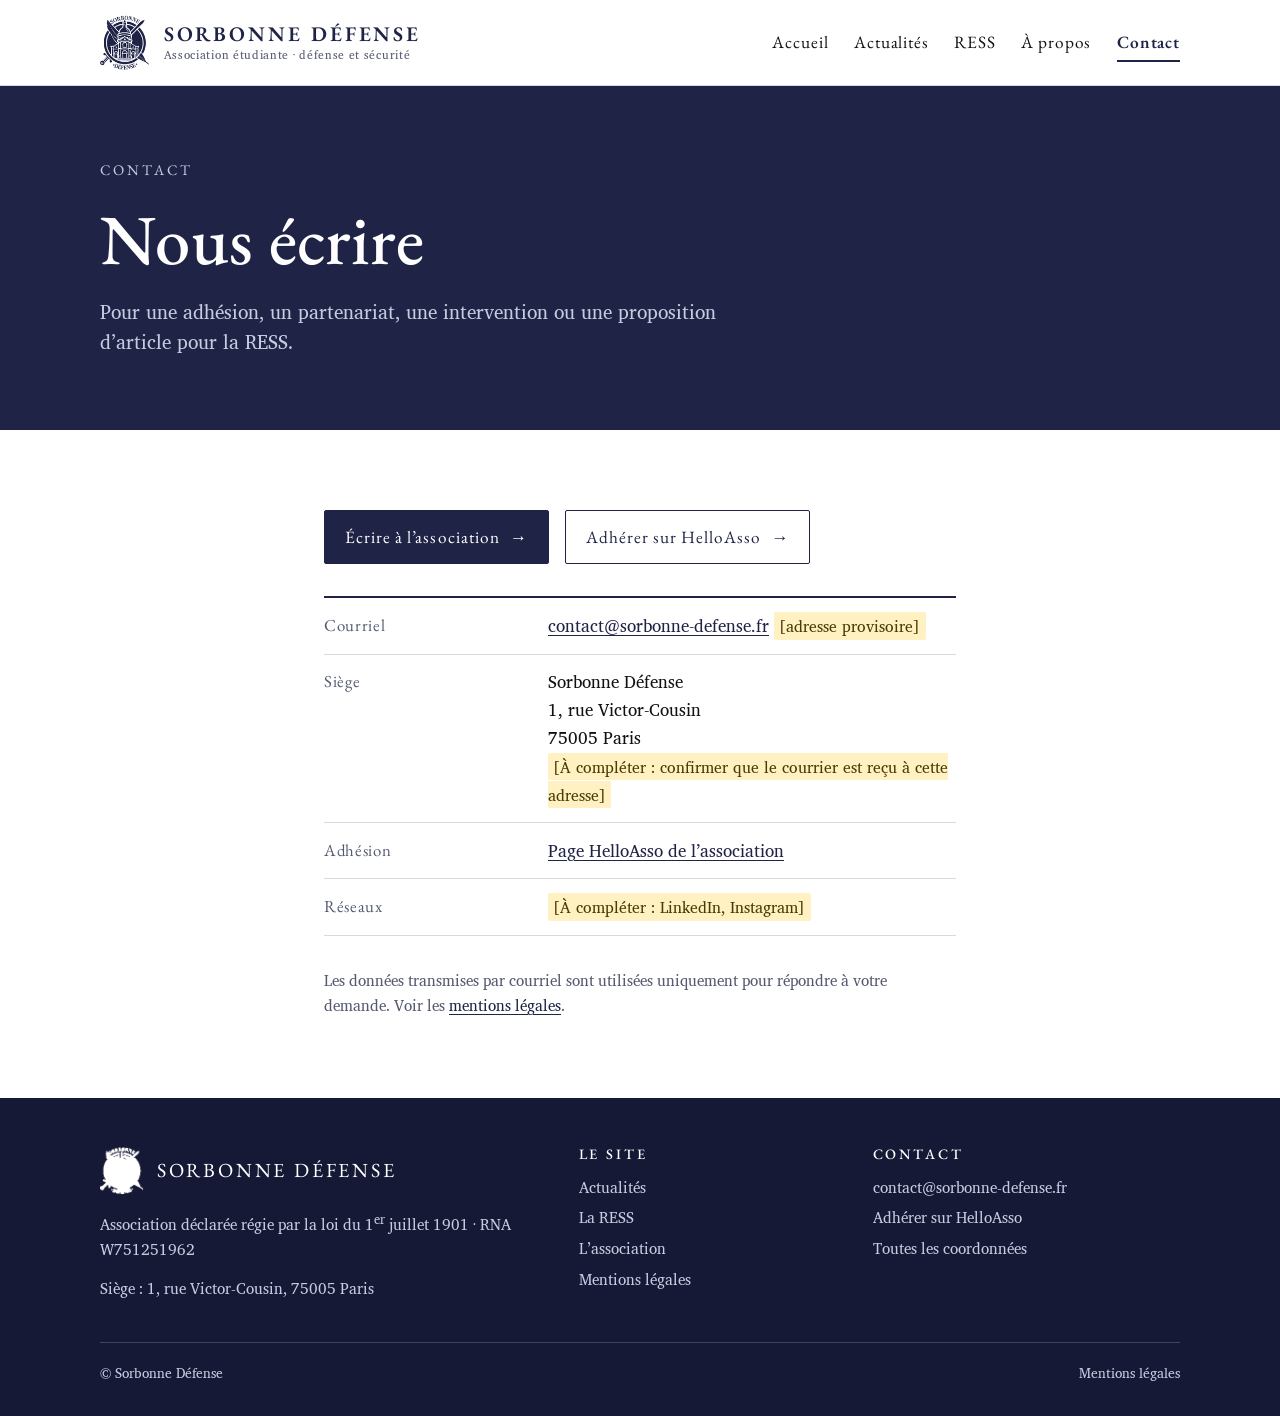
<file: contact.html>
<!DOCTYPE html>
<html lang="fr">
<head>
<meta charset="utf-8">
<meta name="viewport" content="width=device-width, initial-scale=1, viewport-fit=cover">
<title>Contact — Sorbonne Défense</title>
<meta name="description" content="Contacter l’association Sorbonne Défense.">
<link rel="icon" type="image/png" href="assets/logo.png">
<link rel="stylesheet" href="assets/style.css">
</head>
<body>
<header class="entete">
  <div class="enveloppe">
    <a class="marque" href="index.html">
      <img src="assets/logo.png" alt="" width="93" height="105">
      <span>Sorbonne Défense<small>Association étudiante · défense et sécurité</small></span>
    </a>
    <button class="bouton-menu" type="button" aria-expanded="false" aria-controls="menu">Menu</button>
    <nav class="navigation" id="menu" aria-label="Navigation principale">
      <ul>
        <li><a href="index.html">Accueil</a></li>
        <li><a href="actualites.html">Actualités</a></li>
        <li><a href="ress.html">RESS</a></li>
        <li><a href="a-propos.html">À propos</a></li>
        <li><a href="contact.html" aria-current="page">Contact</a></li>
      </ul>
    </nav>
  </div>
</header>
<main id="contenu">

<section class="ouverture bleu">
  <div class="enveloppe">
    <p class="surtitre">Contact</p>
    <h1>Nous écrire</h1>
    <p class="chapeau">Pour une adhésion, un partenariat, une intervention ou une proposition d’article pour la RESS.</p>
  </div>
</section>

<section class="section">
  <div class="enveloppe colonne pile--large revele">
    <p class="actions"><a class="bouton" href="mailto:contact@sorbonne-defense.fr">Écrire à l’association</a><a class="bouton bouton--contour" href="https://www.helloasso.com/associations/sorbonne-defense">Adhérer sur HelloAsso</a></p>
    <dl class="fiche">
      <dt>Courriel</dt><dd><a href="mailto:contact@sorbonne-defense.fr">contact@sorbonne-defense.fr</a> <mark class="a-completer">[adresse provisoire]</mark></dd>
      <dt>Siège</dt><dd>Sorbonne Défense<br>1, rue Victor-Cousin<br>75005 Paris<br><mark class="a-completer">[À compléter : confirmer que le courrier est reçu à cette adresse]</mark></dd>
      <dt>Adhésion</dt><dd><a href="https://www.helloasso.com/associations/sorbonne-defense">Page HelloAsso de l’association</a></dd>
      <dt>Réseaux</dt><dd><mark class="a-completer">[À compléter : LinkedIn, Instagram]</mark></dd>
    </dl>
    <p style="color:var(--gris);font-size:.95rem">Les données transmises par courriel sont utilisées uniquement pour répondre à votre demande. Voir les <a href="mentions-legales.html#donnees">mentions légales</a>.</p>
  </div>
</section>

</main>
<footer class="pied">
  <div class="enveloppe">
    <div class="grille">
      <div class="identite">
        <p class="nom"><img src="assets/logo.png" class="logo-blanc" alt="" width="93" height="105">Sorbonne Défense</p>
        <p>Association déclarée régie par la loi du 1<sup>er</sup> juillet 1901 · RNA W751251962</p>
        <p>Siège : 1, rue Victor-Cousin, 75005 Paris</p>
      </div>
      <nav aria-label="Plan du site">
        <h2>Le site</h2>
        <ul>
          <li><a href="actualites.html">Actualités</a></li>
          <li><a href="ress.html">La RESS</a></li>
          <li><a href="a-propos.html">L’association</a></li>
          <li><a href="mentions-legales.html">Mentions légales</a></li>
        </ul>
      </nav>
      <div>
        <h2>Contact</h2>
        <ul>
          <li><a href="mailto:contact@sorbonne-defense.fr">contact@sorbonne-defense.fr</a></li>
          <li><a href="https://www.helloasso.com/associations/sorbonne-defense">Adhérer sur HelloAsso</a></li>
          <li><a href="contact.html">Toutes les coordonnées</a></li>
        </ul>
      </div>
    </div>
    <div class="bas">
      <p>© Sorbonne Défense</p>
      <p><a href="mentions-legales.html">Mentions légales</a></p>
    </div>
  </div>
</footer>
<script src="assets/site.js"></script>
</body>
</html>
</file>
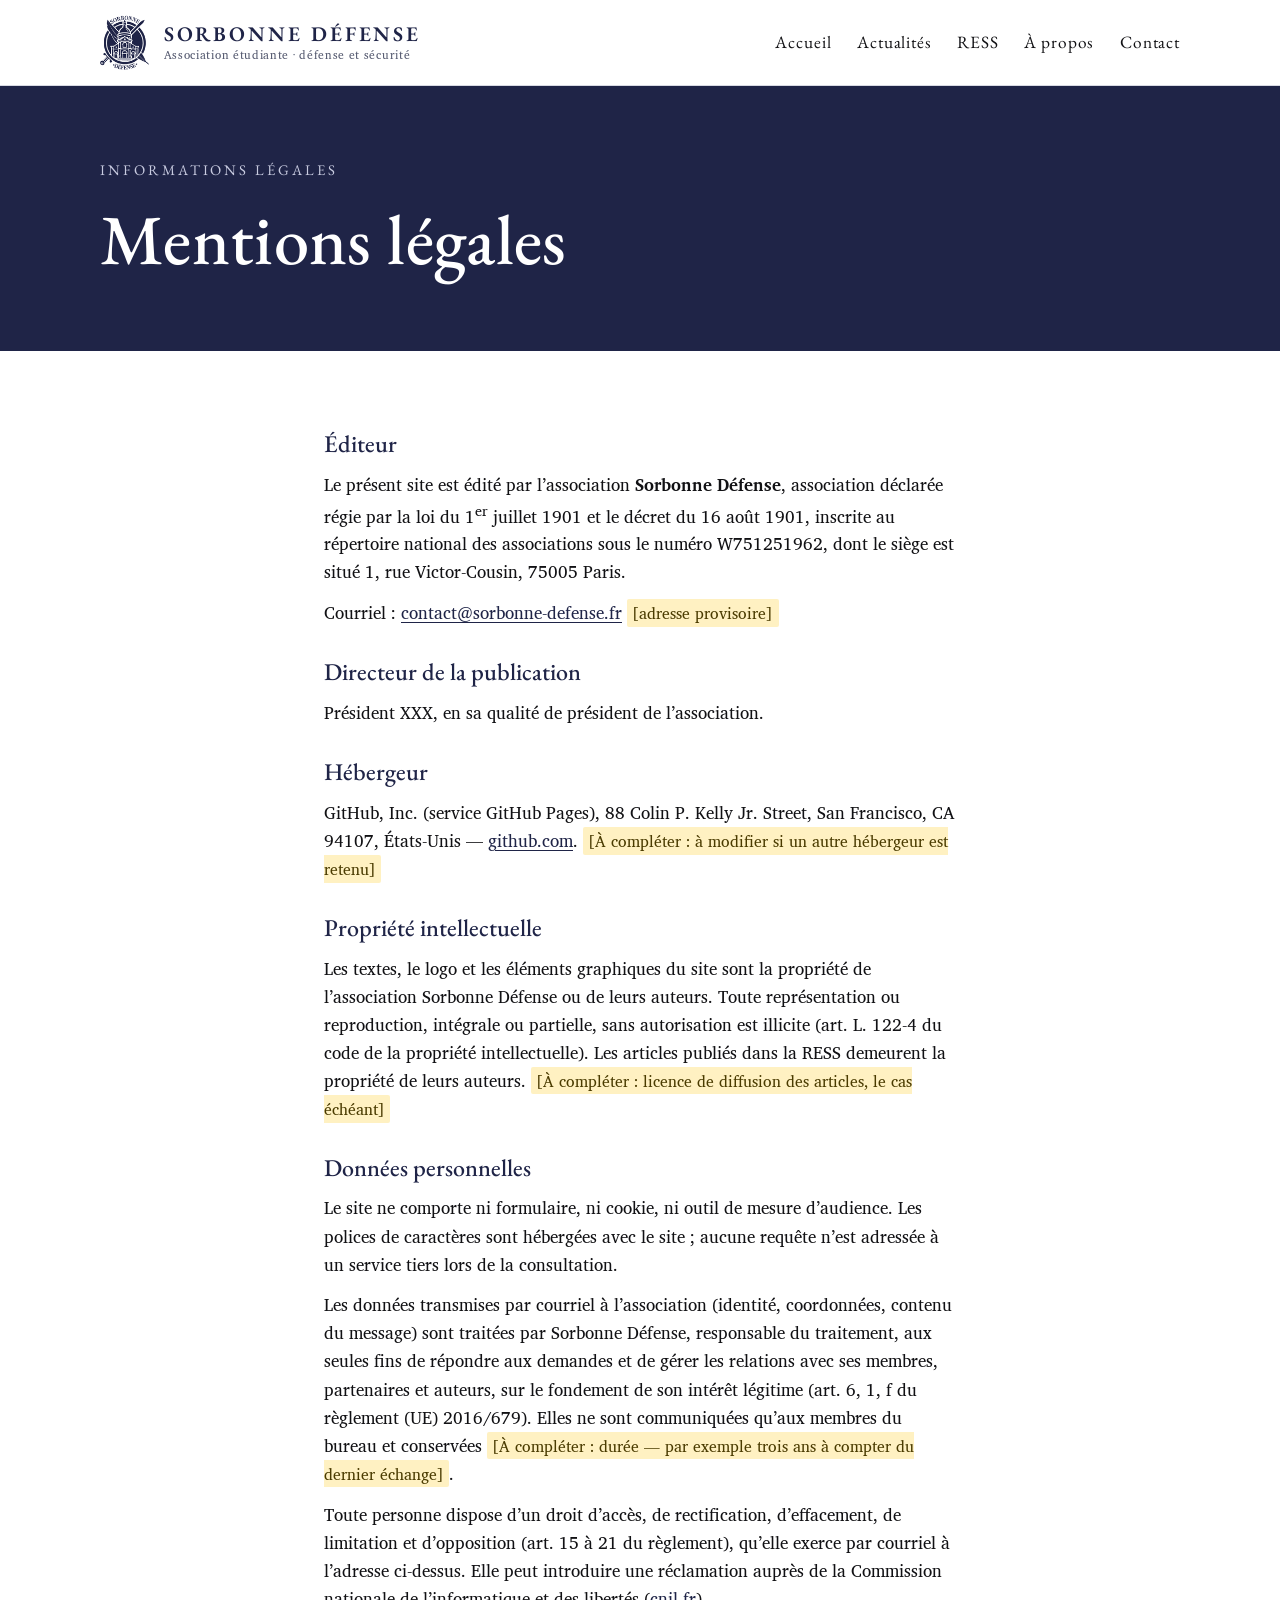
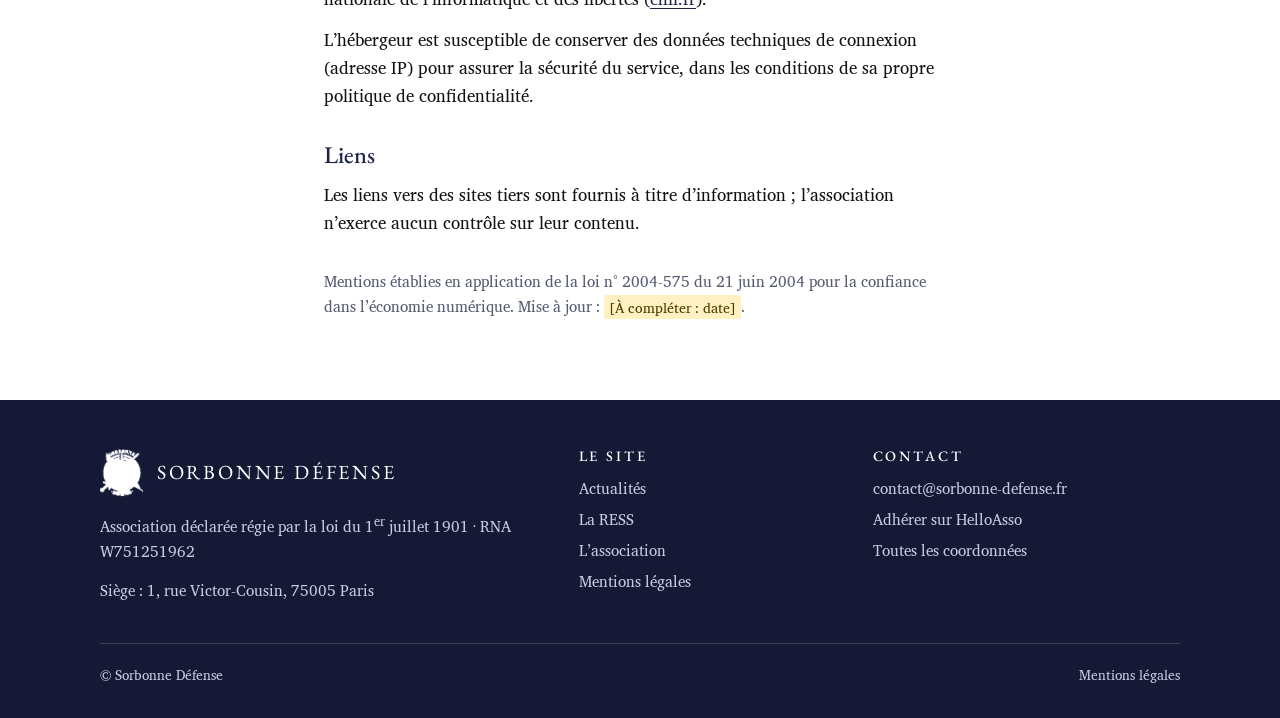
<file: mentions-legales.html>
<!DOCTYPE html>
<html lang="fr">
<head>
<meta charset="utf-8">
<meta name="viewport" content="width=device-width, initial-scale=1, viewport-fit=cover">
<title>Mentions légales — Sorbonne Défense</title>
<meta name="description" content="Mentions légales du site de l’association Sorbonne Défense.">
<link rel="icon" type="image/png" href="assets/logo.png">
<link rel="stylesheet" href="assets/style.css">
</head>
<body>
<header class="entete">
  <div class="enveloppe">
    <a class="marque" href="index.html">
      <img src="assets/logo.png" alt="" width="93" height="105">
      <span>Sorbonne Défense<small>Association étudiante · défense et sécurité</small></span>
    </a>
    <button class="bouton-menu" type="button" aria-expanded="false" aria-controls="menu">Menu</button>
    <nav class="navigation" id="menu" aria-label="Navigation principale">
      <ul>
        <li><a href="index.html">Accueil</a></li>
        <li><a href="actualites.html">Actualités</a></li>
        <li><a href="ress.html">RESS</a></li>
        <li><a href="a-propos.html">À propos</a></li>
        <li><a href="contact.html">Contact</a></li>
      </ul>
    </nav>
  </div>
</header>
<main id="contenu">

<section class="ouverture bleu">
  <div class="enveloppe">
    <p class="surtitre">Informations légales</p>
    <h1>Mentions légales</h1>
  </div>
</section>

<section class="section juridique">
  <div class="enveloppe colonne pile--large">

    <div class="pile">
      <h2>Éditeur</h2>
      <p>Le présent site est édité par l’association <strong>Sorbonne Défense</strong>, association déclarée régie par la loi du 1<sup>er</sup> juillet 1901 et le décret du 16 août 1901, inscrite au répertoire national des associations sous le numéro W751251962, dont le siège est situé 1, rue Victor-Cousin, 75005 Paris.</p>
      <p>Courriel : <a href="mailto:contact@sorbonne-defense.fr">contact@sorbonne-defense.fr</a> <mark class="a-completer">[adresse provisoire]</mark></p>
    </div>

    <div class="pile">
      <h2>Directeur de la publication</h2>
      <p>Président XXX, en sa qualité de président de l’association.</p>
    </div>

    <div class="pile">
      <h2>Hébergeur</h2>
      <p>GitHub, Inc. (service GitHub Pages), 88 Colin P. Kelly Jr. Street, San Francisco, CA 94107, États-Unis — <a href="https://github.com">github.com</a>. <mark class="a-completer">[À compléter : à modifier si un autre hébergeur est retenu]</mark></p>
    </div>

    <div class="pile">
      <h2>Propriété intellectuelle</h2>
      <p>Les textes, le logo et les éléments graphiques du site sont la propriété de l’association Sorbonne Défense ou de leurs auteurs. Toute représentation ou reproduction, intégrale ou partielle, sans autorisation est illicite (art. L. 122-4 du code de la propriété intellectuelle). Les articles publiés dans la RESS demeurent la propriété de leurs auteurs. <mark class="a-completer">[À compléter : licence de diffusion des articles, le cas échéant]</mark></p>
    </div>

    <div class="pile" id="donnees">
      <h2>Données personnelles</h2>
      <p>Le site ne comporte ni formulaire, ni cookie, ni outil de mesure d’audience. Les polices de caractères sont hébergées avec le site ; aucune requête n’est adressée à un service tiers lors de la consultation.</p>
      <p>Les données transmises par courriel à l’association (identité, coordonnées, contenu du message) sont traitées par Sorbonne Défense, responsable du traitement, aux seules fins de répondre aux demandes et de gérer les relations avec ses membres, partenaires et auteurs, sur le fondement de son intérêt légitime (art. 6, 1, f du règlement (UE) 2016/679). Elles ne sont communiquées qu’aux membres du bureau et conservées <mark class="a-completer">[À compléter : durée — par exemple trois ans à compter du dernier échange]</mark>.</p>
      <p>Toute personne dispose d’un droit d’accès, de rectification, d’effacement, de limitation et d’opposition (art. 15 à 21 du règlement), qu’elle exerce par courriel à l’adresse ci-dessus. Elle peut introduire une réclamation auprès de la Commission nationale de l’informatique et des libertés (<a href="https://www.cnil.fr">cnil.fr</a>).</p>
      <p>L’hébergeur est susceptible de conserver des données techniques de connexion (adresse IP) pour assurer la sécurité du service, dans les conditions de sa propre politique de confidentialité.</p>
    </div>

    <div class="pile">
      <h2>Liens</h2>
      <p>Les liens vers des sites tiers sont fournis à titre d’information ; l’association n’exerce aucun contrôle sur leur contenu.</p>
    </div>

    <p style="color:var(--gris);font-size:.95rem">Mentions établies en application de la loi n° 2004-575 du 21 juin 2004 pour la confiance dans l’économie numérique. Mise à jour : <mark class="a-completer">[À compléter : date]</mark>.</p>
  </div>
</section>

</main>
<footer class="pied">
  <div class="enveloppe">
    <div class="grille">
      <div class="identite">
        <p class="nom"><img src="assets/logo.png" class="logo-blanc" alt="" width="93" height="105">Sorbonne Défense</p>
        <p>Association déclarée régie par la loi du 1<sup>er</sup> juillet 1901 · RNA W751251962</p>
        <p>Siège : 1, rue Victor-Cousin, 75005 Paris</p>
      </div>
      <nav aria-label="Plan du site">
        <h2>Le site</h2>
        <ul>
          <li><a href="actualites.html">Actualités</a></li>
          <li><a href="ress.html">La RESS</a></li>
          <li><a href="a-propos.html">L’association</a></li>
          <li><a href="mentions-legales.html">Mentions légales</a></li>
        </ul>
      </nav>
      <div>
        <h2>Contact</h2>
        <ul>
          <li><a href="mailto:contact@sorbonne-defense.fr">contact@sorbonne-defense.fr</a></li>
          <li><a href="https://www.helloasso.com/associations/sorbonne-defense">Adhérer sur HelloAsso</a></li>
          <li><a href="contact.html">Toutes les coordonnées</a></li>
        </ul>
      </div>
    </div>
    <div class="bas">
      <p>© Sorbonne Défense</p>
      <p><a href="mentions-legales.html">Mentions légales</a></p>
    </div>
  </div>
</footer>
<script src="assets/site.js"></script>
</body>
</html>
</file>
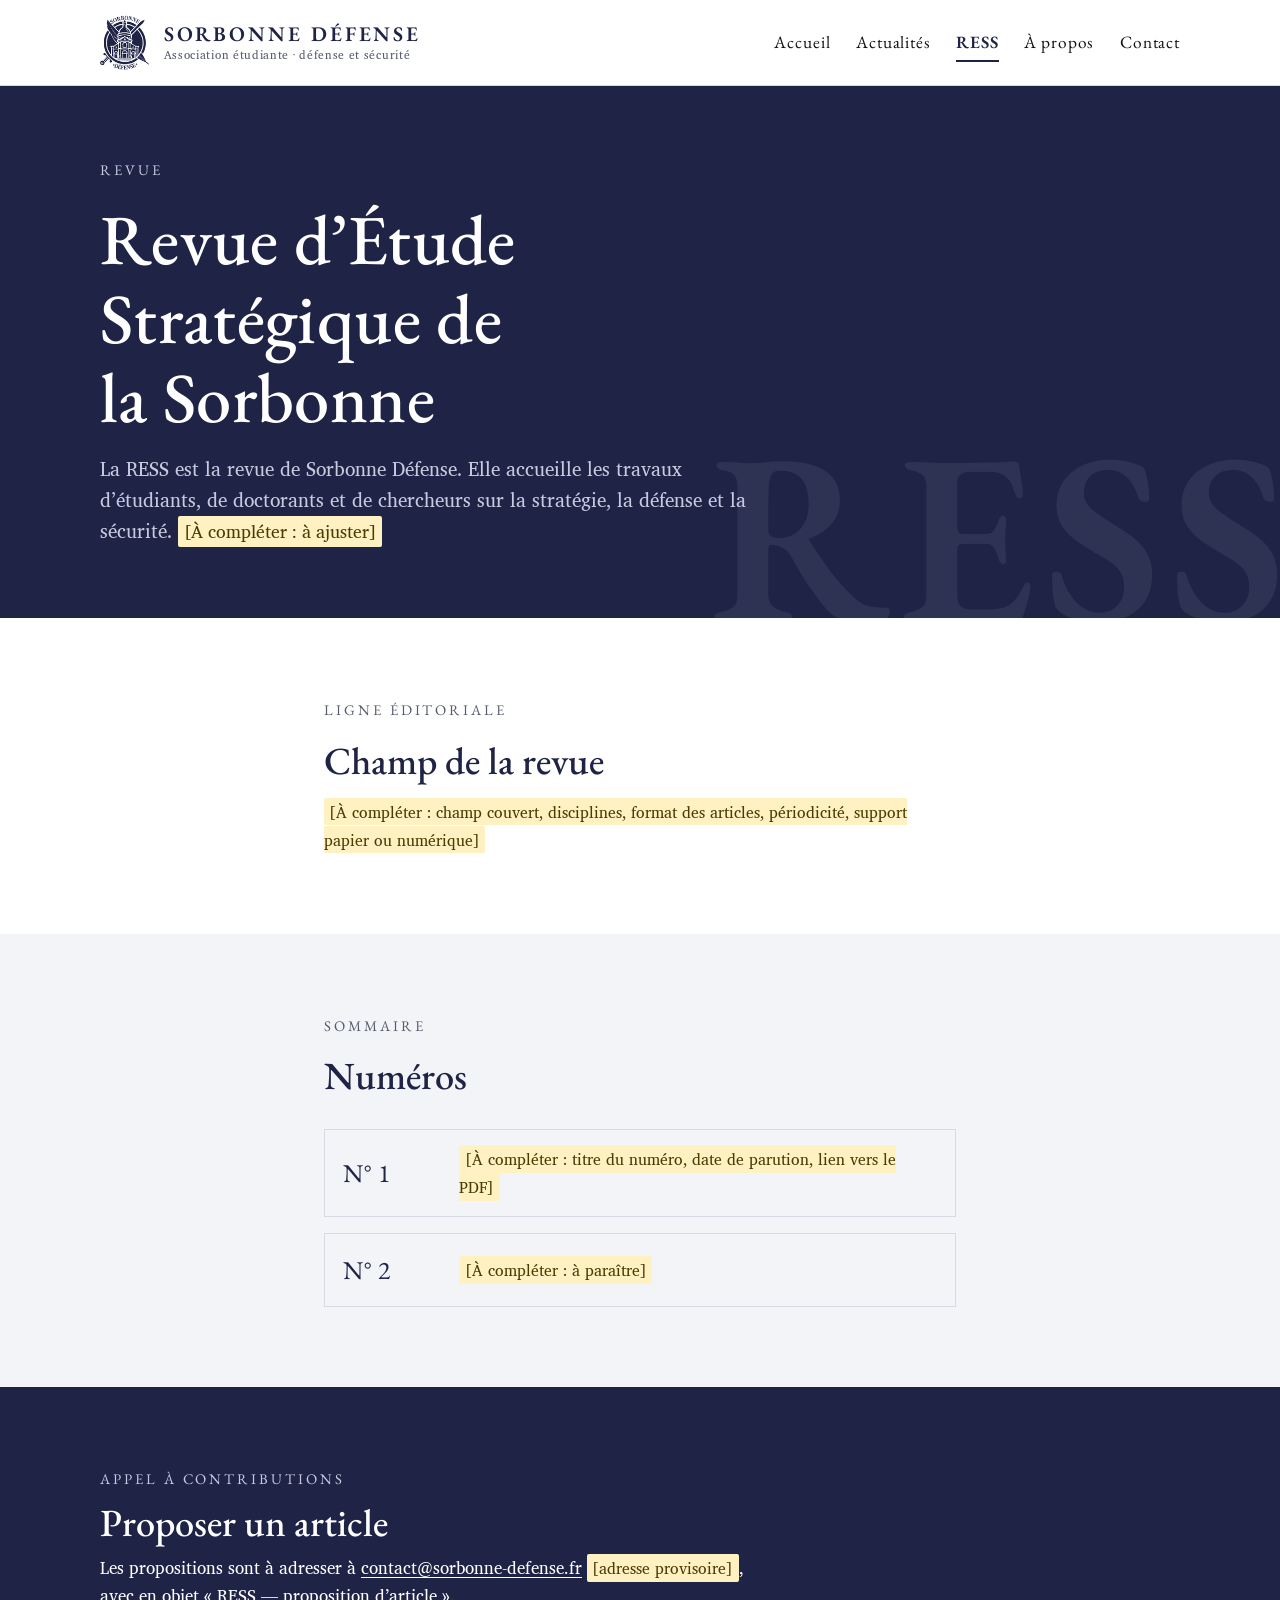
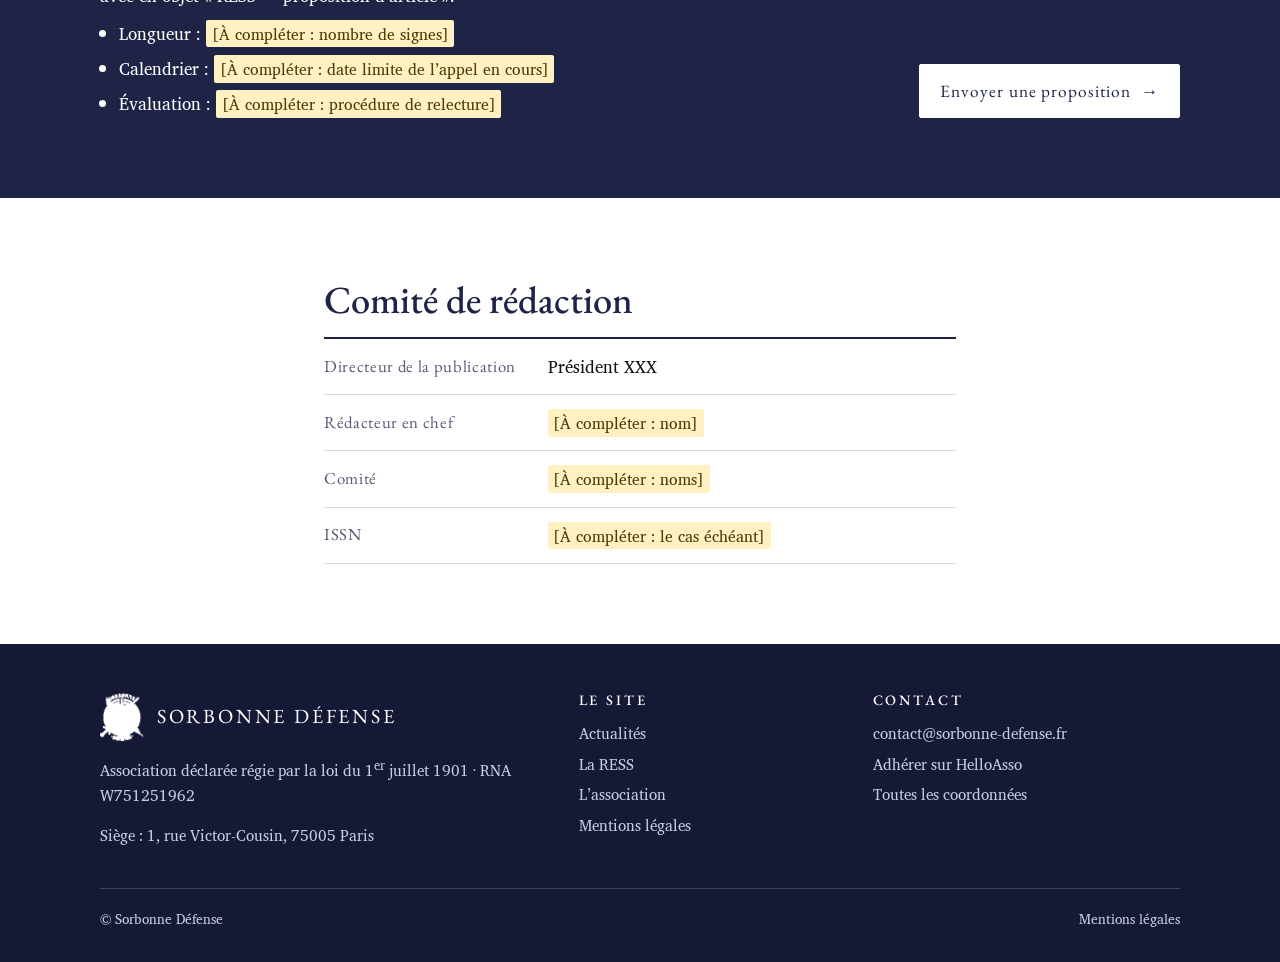
<file: ress.html>
<!DOCTYPE html>
<html lang="fr">
<head>
<meta charset="utf-8">
<meta name="viewport" content="width=device-width, initial-scale=1, viewport-fit=cover">
<title>RESS — Sorbonne Défense</title>
<meta name="description" content="Revue d’Étude Stratégique de la Sorbonne, publiée par l’association Sorbonne Défense.">
<link rel="icon" type="image/png" href="assets/logo.png">
<link rel="stylesheet" href="assets/style.css">
</head>
<body>
<header class="entete">
  <div class="enveloppe">
    <a class="marque" href="index.html">
      <img src="assets/logo.png" alt="" width="93" height="105">
      <span>Sorbonne Défense<small>Association étudiante · défense et sécurité</small></span>
    </a>
    <button class="bouton-menu" type="button" aria-expanded="false" aria-controls="menu">Menu</button>
    <nav class="navigation" id="menu" aria-label="Navigation principale">
      <ul>
        <li><a href="index.html">Accueil</a></li>
        <li><a href="actualites.html">Actualités</a></li>
        <li><a href="ress.html" aria-current="page">RESS</a></li>
        <li><a href="a-propos.html">À propos</a></li>
        <li><a href="contact.html">Contact</a></li>
      </ul>
    </nav>
  </div>
</header>
<main id="contenu">

<section class="ouverture bleu">
  <p class="sigle-fond" aria-hidden="true">RESS</p>
  <div class="enveloppe">
    <p class="surtitre">Revue</p>
    <h1>Revue d’Étude Stratégique de la Sorbonne</h1>
    <p class="chapeau">La RESS est la revue de Sorbonne Défense. Elle accueille les travaux d’étudiants, de doctorants et de chercheurs sur la stratégie, la défense et la sécurité. <mark class="a-completer">[À compléter : à ajuster]</mark></p>
  </div>
</section>

<section class="section">
  <div class="enveloppe colonne pile revele">
    <p class="surtitre">Ligne éditoriale</p>
    <h2>Champ de la revue</h2>
    <p><mark class="a-completer">[À compléter : champ couvert, disciplines, format des articles, périodicité, support papier ou numérique]</mark></p>
  </div>
</section>

<section class="section section--voile">
  <div class="enveloppe colonne pile--large">
    <div class="pile revele"><p class="surtitre">Sommaire</p><h2>Numéros</h2></div>
    <ul class="numeros">
      <li class="revele"><span class="n">N° 1</span><span><mark class="a-completer">[À compléter : titre du numéro, date de parution, lien vers le PDF]</mark></span></li>
      <li class="revele"><span class="n">N° 2</span><span><mark class="a-completer">[À compléter : à paraître]</mark></span></li>
    </ul>
  </div>
</section>

<section class="section bleu">
  <div class="enveloppe tete-section revele">
    <div class="pile colonne">
      <p class="surtitre">Appel à contributions</p>
      <h2>Proposer un article</h2>
      <p>Les propositions sont à adresser à <a href="mailto:contact@sorbonne-defense.fr?subject=RESS%20%E2%80%94%20proposition%20d%E2%80%99article">contact@sorbonne-defense.fr</a> <mark class="a-completer">[adresse provisoire]</mark>, avec en objet « RESS — proposition d’article ».</p>
      <ul class="liste">
        <li>Longueur : <mark class="a-completer">[À compléter : nombre de signes]</mark></li>
        <li>Calendrier : <mark class="a-completer">[À compléter : date limite de l’appel en cours]</mark></li>
        <li>Évaluation : <mark class="a-completer">[À compléter : procédure de relecture]</mark></li>
      </ul>
    </div>
    <p class="actions"><a class="bouton" href="mailto:contact@sorbonne-defense.fr?subject=RESS%20%E2%80%94%20proposition%20d%E2%80%99article">Envoyer une proposition</a></p>
  </div>
</section>

<section class="section">
  <div class="enveloppe colonne pile revele">
    <h2>Comité de rédaction</h2>
    <dl class="fiche">
      <dt>Directeur de la publication</dt><dd>Président XXX</dd>
      <dt>Rédacteur en chef</dt><dd><mark class="a-completer">[À compléter : nom]</mark></dd>
      <dt>Comité</dt><dd><mark class="a-completer">[À compléter : noms]</mark></dd>
      <dt>ISSN</dt><dd><mark class="a-completer">[À compléter : le cas échéant]</mark></dd>
    </dl>
  </div>
</section>

</main>
<footer class="pied">
  <div class="enveloppe">
    <div class="grille">
      <div class="identite">
        <p class="nom"><img src="assets/logo.png" class="logo-blanc" alt="" width="93" height="105">Sorbonne Défense</p>
        <p>Association déclarée régie par la loi du 1<sup>er</sup> juillet 1901 · RNA W751251962</p>
        <p>Siège : 1, rue Victor-Cousin, 75005 Paris</p>
      </div>
      <nav aria-label="Plan du site">
        <h2>Le site</h2>
        <ul>
          <li><a href="actualites.html">Actualités</a></li>
          <li><a href="ress.html">La RESS</a></li>
          <li><a href="a-propos.html">L’association</a></li>
          <li><a href="mentions-legales.html">Mentions légales</a></li>
        </ul>
      </nav>
      <div>
        <h2>Contact</h2>
        <ul>
          <li><a href="mailto:contact@sorbonne-defense.fr">contact@sorbonne-defense.fr</a></li>
          <li><a href="https://www.helloasso.com/associations/sorbonne-defense">Adhérer sur HelloAsso</a></li>
          <li><a href="contact.html">Toutes les coordonnées</a></li>
        </ul>
      </div>
    </div>
    <div class="bas">
      <p>© Sorbonne Défense</p>
      <p><a href="mentions-legales.html">Mentions légales</a></p>
    </div>
  </div>
</footer>
<script src="assets/site.js"></script>
</body>
</html>
</file>
<file: assets/style.css>
@font-face { font-family: "EB Garamond"; font-style: normal; font-weight: 400; font-display: swap; src: url("fonts/eb-garamond-400.woff2") format("woff2"); }
@font-face { font-family: "EB Garamond"; font-style: italic; font-weight: 400; font-display: swap; src: url("fonts/eb-garamond-400-italic.woff2") format("woff2"); }
@font-face { font-family: "EB Garamond"; font-style: normal; font-weight: 500; font-display: swap; src: url("fonts/eb-garamond-500.woff2") format("woff2"); }
@font-face { font-family: "EB Garamond"; font-style: italic; font-weight: 500; font-display: swap; src: url("fonts/eb-garamond-500-italic.woff2") format("woff2"); }
@font-face { font-family: "EB Garamond"; font-style: normal; font-weight: 600; font-display: swap; src: url("fonts/eb-garamond-600.woff2") format("woff2"); }
@font-face { font-family: "EB Garamond"; font-style: italic; font-weight: 600; font-display: swap; src: url("fonts/eb-garamond-600-italic.woff2") format("woff2"); }
@font-face { font-family: "Charis SIL"; font-style: normal; font-weight: 400; font-display: swap; src: url("fonts/charis-sil-400.woff2") format("woff2"); }
@font-face { font-family: "Charis SIL"; font-style: italic; font-weight: 400; font-display: swap; src: url("fonts/charis-sil-400-italic.woff2") format("woff2"); }
@font-face { font-family: "Charis SIL"; font-style: normal; font-weight: 700; font-display: swap; src: url("fonts/charis-sil-700.woff2") format("woff2"); }
@font-face { font-family: "Charis SIL"; font-style: italic; font-weight: 700; font-display: swap; src: url("fonts/charis-sil-700-italic.woff2") format("woff2"); }

/* Sorbonne Défense — feuille de style commune (v2 : contraste et mouvement) */

:root {
  color-scheme: light;
  --bleu: #1F2447;          /* bleu du logo */
  --bleu-nuit: #151935;     /* pied de page */
  --bleu-clair: #3A4170;
  --sur-bleu: #FFFFFF;
  --sur-bleu-doux: #C8CBE0; /* texte secondaire sur aplat bleu */
  --trait-bleu: rgba(255,255,255,.18);
  --encre: #111114;
  --gris: #555A70;
  --filet: #D8DAE3;
  --voile: #F3F4F8;
  --fond: #FFFFFF;
  --a-completer: #FFF1C2;

  --titre: "EB Garamond", Garamond, "Times New Roman", serif;
  --texte: "Charis SIL", Charis, Georgia, "Times New Roman", serif;

  --mesure: 42rem;
  --large: 70rem;
  --duree: .45s;
  --courbe: cubic-bezier(.2,.7,.2,1);
}

* { box-sizing: border-box; }
html { background: var(--fond); scroll-behavior: smooth; }
body {
  margin: 0; background: var(--fond); color: var(--encre);
  font-family: var(--texte); font-size: 1.0625rem; line-height: 1.65;
  -webkit-font-smoothing: antialiased; text-rendering: optimizeLegibility;
}
img { max-width: 100%; height: auto; }
a { color: var(--bleu); text-decoration-thickness: 1px; text-underline-offset: .18em; }
a:hover { color: var(--bleu-clair); text-decoration-thickness: 2px; }
:focus-visible { outline: 2px solid var(--bleu); outline-offset: 3px; }
.bleu :focus-visible { outline-color: var(--sur-bleu); }

.enveloppe { max-width: var(--large); margin-inline: auto; padding-inline: 1.25rem; }
.colonne { max-width: var(--mesure); }
p { margin: 0; }

/* ---------- En-tête fixe ---------- */
.entete {
  position: sticky; top: env(safe-area-inset-top, 0px); z-index: 20;
  background: var(--fond); border-bottom: 1px solid var(--filet);
  transition: box-shadow var(--duree) var(--courbe);
}
.entete.reduit { box-shadow: 0 6px 24px -12px rgba(21,25,53,.35); }
.entete .enveloppe {
  display: flex; align-items: center; justify-content: space-between; gap: 1rem 2rem;
  padding-block: .9rem; transition: padding var(--duree) var(--courbe);
}
.entete.reduit .enveloppe { padding-block: .45rem; }
.marque { display: flex; align-items: center; gap: .85rem; text-decoration: none; color: var(--bleu); }
.marque img { width: 50px; transition: width var(--duree) var(--courbe); }
.entete.reduit .marque img { width: 36px; }
.marque span { font-family: var(--titre); font-weight: 600; font-size: 1.3rem; letter-spacing: .14em; text-transform: uppercase; line-height: 1.1; }
.marque small { display: block; font-family: var(--texte); font-weight: 400; font-size: .72rem; letter-spacing: .06em; text-transform: none; color: var(--gris); margin-top: .2rem; transition: opacity var(--duree); }
.entete.reduit .marque small { opacity: 0; height: 0; margin: 0; overflow: hidden; }
.marque:hover { color: var(--bleu); }

.navigation ul { list-style: none; margin: 0; padding: 0; display: flex; gap: .2rem 1.6rem; }
.navigation a {
  position: relative; display: inline-block; padding-block: .35rem;
  font-family: var(--titre); font-size: 1.08rem; letter-spacing: .05em; color: var(--encre); text-decoration: none;
}
.navigation a::after {
  content: ""; position: absolute; left: 0; right: 0; bottom: 0; height: 2px; background: var(--bleu);
  transform: scaleX(0); transform-origin: left; transition: transform var(--duree) var(--courbe);
}
.navigation a:hover { color: var(--bleu); }
.navigation a:hover::after, .navigation a[aria-current="page"]::after { transform: scaleX(1); }
.navigation a[aria-current="page"] { color: var(--bleu); font-weight: 600; }
.bouton-menu { display: none; }

@media (max-width: 520px) {
  .marque span { font-size: 1.02rem; letter-spacing: .1em; }
  .marque small { display: none; }
  .marque img { width: 40px; }
}
@media (max-width: 760px) {
  .bouton-menu {
    display: inline-flex; align-items: center; gap: .5rem; background: var(--bleu); color: var(--sur-bleu);
    border: 0; border-radius: 2px; padding: .5rem .8rem; font-family: var(--titre); font-size: 1rem; letter-spacing: .08em; cursor: pointer;
  }
  .entete .enveloppe { flex-wrap: wrap; }
  .marque { flex: 1 1 auto; min-width: 0; }
  .navigation { flex-basis: 100%; }
  .navigation ul { flex-direction: column; gap: 0; border-top: 1px solid var(--filet); }
  .navigation li + li { border-top: 1px solid var(--filet); }
  .navigation a { display: block; padding-block: .7rem; }
  .navigation a::after { display: none; }
  .js .navigation:not(.ouverte) { display: none; }
}

/* ---------- Typographie ---------- */
h1, h2, h3 { font-family: var(--titre); font-weight: 500; color: var(--bleu); line-height: 1.12; text-wrap: balance; margin: 0; }
h1 { font-size: clamp(2.5rem, 6vw, 4.4rem); letter-spacing: .005em; }
h2 { font-size: clamp(1.75rem, 3.4vw, 2.4rem); }
h3 { font-size: 1.35rem; }
.surtitre { font-family: var(--titre); font-size: .92rem; letter-spacing: .2em; text-transform: uppercase; color: var(--gris); }
.chapeau { font-size: 1.2rem; line-height: 1.6; }
.pile { display: grid; gap: 1rem; }
.pile--large { display: grid; gap: 2rem; }
.liste { margin: 0; padding-left: 1.2rem; display: grid; gap: .45rem; }

/* ---------- Aplats bleus ---------- */
.bleu { background: var(--bleu); color: var(--sur-bleu); }
.bleu h1, .bleu h2, .bleu h3 { color: var(--sur-bleu); }
.bleu .surtitre { color: var(--sur-bleu-doux); }
.bleu a { color: var(--sur-bleu); }
.bleu .a-completer { color: #4A3B00; }
.logo-blanc { filter: brightness(0) invert(1); }

/* Graticule : motif de carte, discret, sur les aplats */
.graticule {
  background-image:
    linear-gradient(var(--trait-bleu) 1px, transparent 1px),
    linear-gradient(90deg, var(--trait-bleu) 1px, transparent 1px);
  background-size: 64px 64px; background-position: -1px -1px;
}

/* ---------- Sections ---------- */
.section { padding-block: clamp(3rem, 7vw, 5rem); }
.section--voile { background: var(--voile); }
.tete-section { display: flex; flex-wrap: wrap; align-items: end; justify-content: space-between; gap: 1rem 2rem; }
.tete-section .pile { gap: .6rem; }

/* Ouverture (accueil) */
.une { position: relative; overflow: hidden; padding-block: clamp(3rem, 8vw, 6rem); }
.une::before { content: ""; position: absolute; inset: 0; opacity: .55; pointer-events: none;
  background-image: linear-gradient(var(--trait-bleu) 1px, transparent 1px), linear-gradient(90deg, var(--trait-bleu) 1px, transparent 1px);
  background-size: 72px 72px;
  -webkit-mask-image: linear-gradient(100deg, transparent 35%, #000 75%); mask-image: linear-gradient(100deg, transparent 35%, #000 75%);
}
.une .enveloppe { position: relative; display: grid; grid-template-columns: minmax(0, 1.15fr) minmax(0, .85fr); gap: 2.5rem 4rem; align-items: center; }
.une .texte { display: grid; gap: 1.4rem; }
.une .embleme { display: flex; align-items: center; gap: 1.1rem; }
.une .embleme img { width: 64px; }
.une h1 { font-size: clamp(2.8rem, 7vw, 5rem); line-height: 1; }
.une .chapeau { color: var(--sur-bleu-doux); max-width: 34rem; }
.une .chapeau strong { color: var(--sur-bleu); font-weight: 400; }
.filet-blanc { width: 5rem; height: 3px; border-top: 3px double var(--sur-bleu); }
@media (max-width: 820px) { .une .enveloppe { grid-template-columns: 1fr; } }

/* Ouverture (pages intérieures) */
.ouverture { position: relative; overflow: hidden; padding-block: clamp(2.75rem, 7vw, 4.5rem); }
.ouverture .enveloppe { position: relative; display: grid; gap: 1.1rem; }
.ouverture .enveloppe > * { max-width: var(--mesure); }
.ouverture .chapeau { color: var(--sur-bleu-doux); }
.ouverture .sigle-fond {
  position: absolute; right: -1rem; bottom: -2.2rem; font-family: var(--titre); font-weight: 600;
  font-size: clamp(7rem, 22vw, 15rem); line-height: 1; letter-spacing: .04em; color: rgba(255,255,255,.07); pointer-events: none;
}

/* Boutons */
.actions { display: flex; flex-wrap: wrap; gap: .8rem 1rem; }
.bouton {
  display: inline-flex; align-items: center; gap: .6rem; padding: .75rem 1.25rem; border-radius: 2px;
  font-family: var(--titre); font-size: 1.08rem; letter-spacing: .06em; text-decoration: none;
  border: 1px solid var(--bleu); background: var(--bleu); color: var(--sur-bleu);
  transition: background var(--duree) var(--courbe), color var(--duree) var(--courbe), transform .2s;
}
.bouton::after { content: "→"; transition: transform .3s var(--courbe); }
.bouton:hover { background: var(--bleu-clair); color: var(--sur-bleu); text-decoration: none; }
.bouton:hover::after { transform: translateX(4px); }
.bouton:active { transform: translateY(1px); }
.bouton--contour { background: transparent; color: var(--bleu); }
.bouton--contour:hover { background: var(--bleu); color: var(--sur-bleu); }
.bleu .bouton { background: var(--sur-bleu); color: var(--bleu); border-color: var(--sur-bleu); }
.bleu .bouton:hover { background: var(--voile); color: var(--bleu); }
.bleu .bouton--contour { background: transparent; color: var(--sur-bleu); }
.bleu .bouton--contour:hover { background: var(--sur-bleu); color: var(--bleu); }

.lien-fleche { font-family: var(--titre); font-size: 1.1rem; letter-spacing: .04em; text-decoration: none; border-bottom: 1px solid currentColor; padding-bottom: .1rem; white-space: nowrap; }
.lien-fleche::after { content: " →"; display: inline-block; transition: transform .3s var(--courbe); }
.lien-fleche:hover::after { transform: translateX(4px); }

/* Cadre photo (emplacement) */
.cadre {
  position: relative; aspect-ratio: 4 / 3; max-width: 100%; overflow: hidden; border-radius: 2px;
  background-color: var(--bleu-clair);
  background-image:
    linear-gradient(rgba(255,255,255,.12) 1px, transparent 1px),
    linear-gradient(90deg, rgba(255,255,255,.12) 1px, transparent 1px),
    radial-gradient(circle at 70% 30%, rgba(255,255,255,.14), transparent 60%);
  background-size: 32px 32px, 32px 32px, 100% 100%;
  display: grid; place-items: center;
}
.cadre > img { position: absolute; inset: 0; width: 100%; height: 100%; object-fit: cover; }
.cadre .legende-cadre { font-family: var(--titre); font-size: .9rem; letter-spacing: .16em; text-transform: uppercase; color: rgba(255,255,255,.75); padding: .4rem .8rem; border: 1px solid rgba(255,255,255,.35); }
.une .cadre { aspect-ratio: 5 / 4; border: 1px solid var(--trait-bleu); box-shadow: 18px 18px 0 -1px var(--bleu-nuit); }

/* ---------- Trois engagements ---------- */
.volets { display: grid; grid-template-columns: repeat(auto-fit, minmax(16rem, 1fr)); gap: 1.25rem; }
.volet {
  display: grid; gap: .7rem; align-content: start; padding: 1.6rem 1.5rem 1.8rem;
  border-top: 3px solid var(--bleu); background: var(--fond); box-shadow: 0 0 0 1px var(--filet) inset;
  transition: transform var(--duree) var(--courbe), box-shadow var(--duree) var(--courbe);
}
.volet:hover { transform: translateY(-4px); box-shadow: 0 0 0 1px var(--filet) inset, 0 18px 30px -22px rgba(21,25,53,.5); }
.volet .numero { font-family: var(--titre); font-size: 2.4rem; line-height: 1; color: var(--bleu); }

/* ---------- Chiffres clés ---------- */
.chiffres { display: grid; grid-template-columns: repeat(4, minmax(0, 1fr)); }
.chiffres { padding-block: clamp(1.5rem, 4vw, 2.5rem); }
.chiffre { padding: 1.4rem 1.5rem; display: grid; gap: .8rem; align-content: start; }
.chiffre + .chiffre { border-left: 1px solid var(--trait-bleu); }
.chiffre .valeur { font-family: var(--titre); font-size: clamp(2.6rem, 5vw, 3.6rem); line-height: 1; font-variant-numeric: lining-nums tabular-nums; }
.chiffre .intitule { color: var(--sur-bleu-doux); font-size: .98rem; }
@media (max-width: 760px) {
  .chiffres { grid-template-columns: repeat(2, minmax(0, 1fr)); }
  .chiffre:nth-child(3) { border-left: 0; }
  .chiffre:nth-child(n+3) { border-top: 1px solid var(--trait-bleu); }
}

/* ---------- Cartes d'actualité ---------- */
.cartes { display: grid; grid-template-columns: repeat(auto-fill, minmax(17rem, 1fr)); gap: 1.5rem; }
.carte {
  display: grid; grid-template-rows: auto 1fr; background: var(--fond); text-decoration: none; color: var(--encre);
  box-shadow: 0 0 0 1px var(--filet) inset; transition: transform var(--duree) var(--courbe), box-shadow var(--duree) var(--courbe);
}
.carte:hover { color: var(--encre); transform: translateY(-4px); box-shadow: 0 0 0 1px var(--filet) inset, 0 22px 34px -24px rgba(21,25,53,.55); }
.carte .cadre { aspect-ratio: 16 / 10; border-radius: 0; }
.carte .cadre::after { content: ""; position: absolute; inset: 0; background: rgba(21,25,53,0); transition: background var(--duree); }
.carte:hover .cadre::after { background: rgba(21,25,53,.18); }
.carte .corps { display: grid; gap: .6rem; align-content: start; padding: 1.2rem 1.3rem 1.4rem; }
.carte h3 { font-size: 1.3rem; }
.carte .suite { font-family: var(--titre); color: var(--bleu); letter-spacing: .04em; }
.carte .suite::after { content: " →"; display: inline-block; transition: transform .3s var(--courbe); }
.carte:hover .suite::after { transform: translateX(4px); }

.meta { display: flex; flex-wrap: wrap; align-items: center; gap: .4rem .8rem; font-size: .9rem; color: var(--gris); }
.categorie {
  font-family: var(--titre); font-size: .82rem; letter-spacing: .14em; text-transform: uppercase;
  background: var(--bleu); color: var(--sur-bleu); padding: .15rem .55rem; border-radius: 2px;
}
.meta time { font-variant-numeric: lining-nums; }

/* ---------- Page Actualités ---------- */
.filtres { display: flex; flex-wrap: wrap; gap: .5rem; }
.filtre {
  font-family: var(--titre); font-size: 1rem; letter-spacing: .06em; cursor: pointer;
  padding: .45rem .95rem; border-radius: 2px; border: 1px solid var(--bleu); background: var(--fond); color: var(--bleu);
  transition: background .25s, color .25s;
}
.filtre:hover { background: var(--voile); }
.filtre[aria-pressed="true"] { background: var(--bleu); color: var(--sur-bleu); }
.compte { color: var(--gris); font-size: .95rem; }

.fil { display: grid; gap: 1.5rem; }
.actu {
  display: grid; grid-template-columns: minmax(0, 20rem) minmax(0, 1fr); gap: 0; background: var(--fond);
  box-shadow: 0 0 0 1px var(--filet) inset; scroll-margin-top: 6rem;
  transition: box-shadow var(--duree) var(--courbe);
}
.actu:hover { box-shadow: 0 0 0 1px var(--filet) inset, 0 22px 34px -26px rgba(21,25,53,.5); }
.actu .cadre { aspect-ratio: auto; min-height: 13rem; height: 100%; border-radius: 0; }
.actu .corps { display: grid; gap: .75rem; align-content: start; padding: 1.5rem 1.6rem 1.6rem; }
.actu h2 { font-size: clamp(1.4rem, 2.6vw, 1.75rem); }
.actu details { border-top: 1px solid var(--filet); padding-top: .75rem; }
.actu summary {
  cursor: pointer; list-style: none; font-family: var(--titre); font-size: 1.08rem; letter-spacing: .04em; color: var(--bleu);
  display: inline-flex; align-items: center; gap: .5rem;
}
.actu summary::-webkit-details-marker { display: none; }
.actu summary::before { content: "+"; display: inline-grid; place-items: center; width: 1.4rem; height: 1.4rem; border: 1px solid var(--bleu); border-radius: 50%; font-size: 1rem; line-height: 1; transition: transform .3s var(--courbe); }
.actu details[open] summary::before { content: "−"; }
.actu summary .fermer { display: none; }
.actu details[open] summary .ouvrir { display: none; }
.actu details[open] summary .fermer { display: inline; }
.actu .texte-complet { display: grid; gap: .9rem; padding-top: .9rem; }
.actu--une { grid-template-columns: minmax(0, 1.1fr) minmax(0, 1fr); }
.actu--une .cadre { min-height: 18rem; }
.actu--une h2 { font-size: clamp(1.7rem, 3.2vw, 2.3rem); }
.actu.cible { box-shadow: 0 0 0 2px var(--bleu) inset; }
@media (max-width: 760px) {
  .actu, .actu--une { grid-template-columns: 1fr; }
  .actu .cadre, .actu--une .cadre { min-height: 0; aspect-ratio: 16 / 9; height: auto; }
}

.avertissement {
  display: flex; gap: .8rem; align-items: baseline; padding: .9rem 1.1rem; background: var(--a-completer); color: #4A3B00; font-size: .95rem;
}

/* ---------- Encart RESS ---------- */
.encart { position: relative; overflow: hidden; }
.encart .enveloppe { position: relative; display: grid; grid-template-columns: minmax(0, 1fr) auto; gap: 1.5rem 3rem; align-items: center; }
.encart .pile { max-width: var(--mesure); }
.encart p:not(.surtitre) { color: var(--sur-bleu-doux); }
.sigle { font-family: var(--titre); font-weight: 500; font-size: clamp(4rem, 12vw, 8rem); letter-spacing: .06em; line-height: .9; color: var(--sur-bleu); border-top: 3px double var(--sur-bleu); border-bottom: 3px double var(--sur-bleu); padding-block: .6rem .4rem; }
@media (max-width: 640px) { .encart .enveloppe { grid-template-columns: 1fr; } .encart .sigle { display: none; } }

/* ---------- Agenda ---------- */
.agenda { list-style: none; margin: 0; padding: 0; display: grid; gap: 1rem; }
.agenda li {
  display: grid; grid-template-columns: 6.5rem minmax(0, 1fr); gap: 1.25rem; align-items: center;
  padding: 1rem 1.2rem; box-shadow: 0 0 0 1px var(--filet) inset; background: var(--fond);
  transition: transform var(--duree) var(--courbe), box-shadow var(--duree) var(--courbe);
}
.agenda li:hover { transform: translateX(4px); box-shadow: 0 0 0 1px var(--bleu) inset; }
.agenda .date { display: grid; gap: .35rem; text-align: center; background: var(--bleu); color: var(--sur-bleu); padding: .6rem .4rem; font-family: var(--titre); line-height: 1.1; }
.agenda .date .jour { font-size: 2rem; font-variant-numeric: lining-nums; }
.agenda .date .mois { font-size: .85rem; letter-spacing: .14em; text-transform: uppercase; }
@media (max-width: 480px) { .agenda li { grid-template-columns: 1fr; } .agenda .date { justify-self: start; padding-inline: 1rem; } }

/* ---------- Données (fiche, numéros) ---------- */
.fiche { display: grid; grid-template-columns: minmax(9rem, 14rem) 1fr; margin: 0; border-top: 2px solid var(--bleu); }
.fiche dt, .fiche dd { margin: 0; padding: .85rem 0; border-bottom: 1px solid var(--filet); }
.fiche dt { font-family: var(--titre); font-size: 1.05rem; letter-spacing: .04em; color: var(--gris); padding-right: 1.25rem; }
@media (max-width: 560px) { .fiche { grid-template-columns: 1fr; } .fiche dt { border-bottom: 0; padding-bottom: 0; } }

.numeros { list-style: none; margin: 0; padding: 0; display: grid; gap: 1rem; }
.numeros li { display: grid; grid-template-columns: 6rem 1fr; gap: 1.25rem; align-items: center; padding: 1rem 1.2rem; box-shadow: 0 0 0 1px var(--filet) inset; transition: box-shadow var(--duree); }
.numeros li:hover { box-shadow: 0 0 0 1px var(--bleu) inset; }
.numeros .n { font-family: var(--titre); font-size: 1.6rem; color: var(--bleu); letter-spacing: .04em; }
@media (max-width: 480px) { .numeros li { grid-template-columns: 1fr; gap: .2rem; } }

.juridique h2 { font-size: 1.5rem; }
.juridique .pile { gap: .8rem; }

.a-completer { background: var(--a-completer); color: #4A3B00; padding: .05em .35em; border-radius: 2px; font-style: normal; font-size: .92em; }

/* ---------- Pied de page ---------- */
.pied { background: var(--bleu-nuit); color: var(--sur-bleu-doux); font-size: .95rem; padding-block: 3rem 2rem; }
.pied .grille { display: grid; grid-template-columns: minmax(0, 1.4fr) minmax(0, .8fr) minmax(0, 1fr); gap: 2rem 3rem; }
.pied .identite { display: grid; gap: .9rem; align-content: start; }
.pied .identite .nom { display: flex; align-items: center; gap: .8rem; font-family: var(--titre); font-size: 1.25rem; letter-spacing: .14em; text-transform: uppercase; color: var(--sur-bleu); }
.pied .identite img { width: 44px; }
.pied h2 { font-size: .9rem; font-family: var(--titre); letter-spacing: .2em; text-transform: uppercase; color: var(--sur-bleu); margin-bottom: .8rem; }
.pied ul { list-style: none; margin: 0; padding: 0; display: grid; gap: .35rem; }
.pied a { color: var(--sur-bleu-doux); text-decoration: none; }
.pied a:hover { color: var(--sur-bleu); text-decoration: underline; }
.pied .bas { margin-top: 2.5rem; padding-top: 1.2rem; border-top: 1px solid var(--trait-bleu); display: flex; flex-wrap: wrap; justify-content: space-between; gap: .5rem 2rem; font-size: .85rem; }
@media (max-width: 760px) { .pied .grille { grid-template-columns: 1fr; } }

/* ---------- Mouvement ---------- */
.js .attente { opacity: 0; transform: translateY(18px); }
.js .revele { transition: opacity .7s var(--courbe), transform .7s var(--courbe); }
.une .texte > *, .une .cadre { animation: entree .8s var(--courbe) both; }
.une .texte > *:nth-child(2) { animation-delay: .08s; }
.une .texte > *:nth-child(3) { animation-delay: .16s; }
.une .texte > *:nth-child(4) { animation-delay: .24s; }
.une .texte > *:nth-child(5) { animation-delay: .32s; }
.une .cadre { animation-delay: .2s; }
@keyframes entree { from { opacity: 0; transform: translateY(14px); } to { opacity: 1; transform: none; } }

@media (prefers-reduced-motion: reduce) {
  html { scroll-behavior: auto; }
  *, *::before, *::after { transition: none !important; animation: none !important; }
  .js .attente { opacity: 1; transform: none; }
}
</file>
